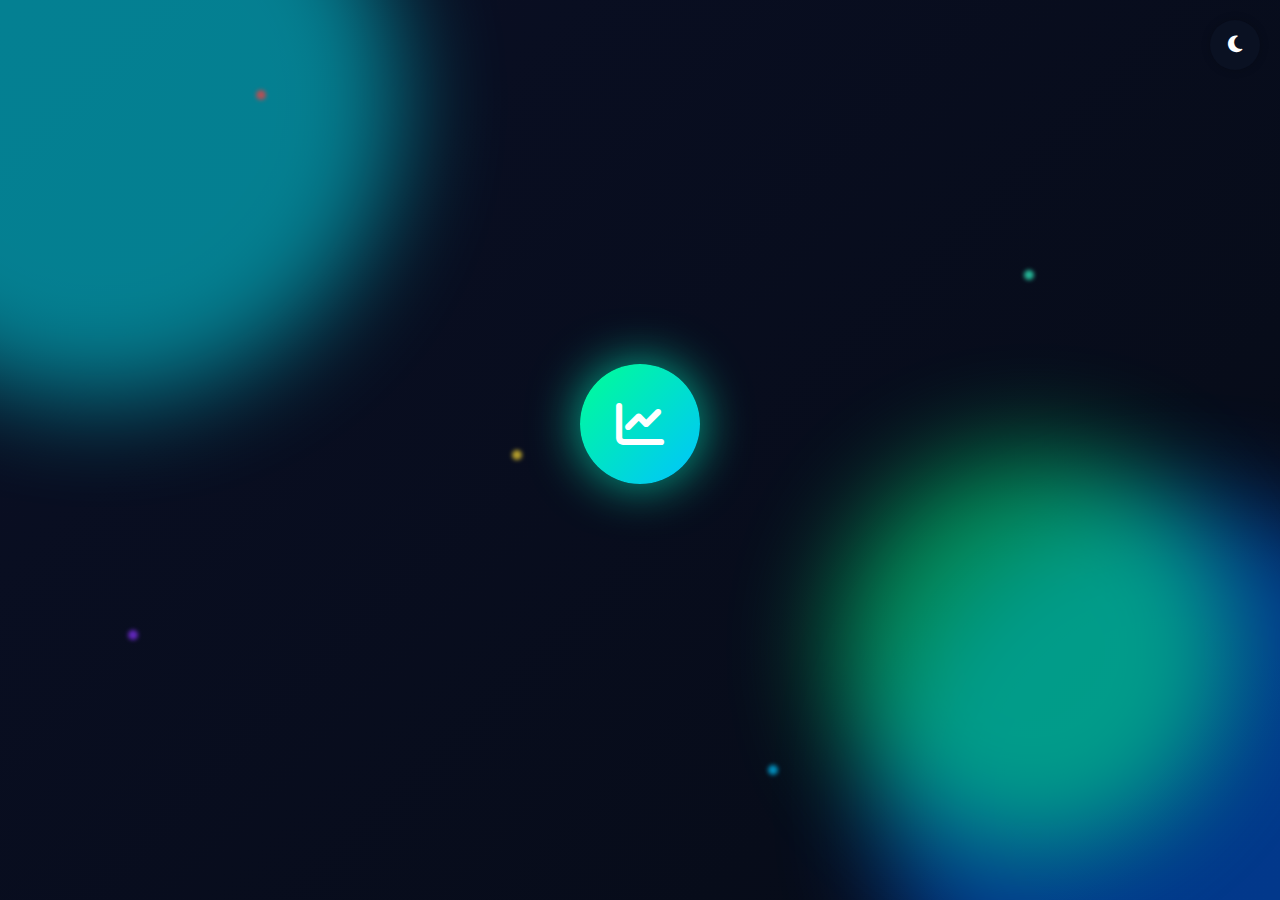
<file: index.html>
<!DOCTYPE html>
<html lang="en">
<head>
  <meta charset="UTF-8" />
  <meta name="viewport" content="width=device-width, initial-scale=1.0" />
  <title>PredictFolio - AI Fund Predictor</title>
  
  <!-- Stylesheets -->
  <link rel="stylesheet" href="css/style.css" />
  <link 
    rel="stylesheet" 
    href="https://cdnjs.cloudflare.com/ajax/libs/font-awesome/6.5.0/css/all.min.css" 
  />
</head>
<body data-theme="dark">
  <!-- -------------------- Page Loader -------------------- -->
  <div class="page-loader">
    <div class="background">
      <div class="blob blob1"></div>
      <div class="blob blob2"></div>
      <div class="blob blob3"></div>
    </div>
    <div class="dot dot1"></div>
    <div class="dot dot2"></div>
    <div class="dot dot3"></div>
    <div class="dot dot4"></div>
    <div class="dot dot5"></div>
    <div class="loader-logo-circle">
      <i class="fa-solid fa-chart-line"></i>
    </div>
    <h2 class="loader-text">Predict<span>Folio</span></h2>
  </div>

  <!-- -------------------- Main Page Background -------------------- -->
  <div class="background main-bg">
    <div class="blob blob1"></div>
    <div class="blob blob2"></div>
    <div class="blob blob3"></div>
  </div>

  <div class="dot dot1"></div>
  <div class="dot dot2"></div>
  <div class="dot dot3"></div>
  <div class="dot dot4"></div>
  <div class="dot dot5"></div>

  <!-- -------------------- Main Content -------------------- -->
  <main class="hero">
    <!-- Logo -->
    <div class="logo-circle bounce" id="finalLogo">
      <i class="fa-solid fa-chart-line"></i>
    </div>
    <h1 class="title">Predict<span>Folio</span></h1>

    <!-- Features -->
    <div class="features">
      <div class="feature">
        <div class="icon-circle">
          <i class="fa-solid fa-bullseye"></i>
        </div>
        <p>Accurate Predictions</p>
      </div>

      <div class="feature">
        <div class="icon-circle">
          <i class="fa-solid fa-chart-bar"></i>
        </div>
        <p>Real-Time Analytics</p>
      </div>

      <div class="feature">
        <div class="icon-circle">
          <i class="fa-solid fa-eye"></i>
        </div>
        <p>Future Insights</p>
      </div>
    </div>

    <!-- Ticker -->
    <div class="ticker-wrapper">
      <div class="ticker">
        <span class="green">NIFTY 50: ↗ +0.85%</span>
        <span class="green">BSE SENSEX: ↗ +1.24%</span>
        <span class="blue">NASDAQ: ↗ +0.67%</span>
        <span class="gold">GOLD: ↗ +0.23%</span>
        <span class="muted">AI PREDICTIONS: ACTIVE</span>
      </div>
    </div>

    <!-- Description -->
    <p class="description">
      Harness the power of artificial intelligence to make smarter mutual fund 
      investment decisions. Get real-time predictions and insights across all 
      major fund categories.
    </p>

    <!-- Button -->
    <a href="login.html" class="start-btn">
      Start Predicting <i class="fa-solid fa-arrow-right"></i>
    </a>
  </main>

  <!-- -------------------- Theme Toggle Button -------------------- -->
  <button id="theme-toggle" class="theme-toggle">
    <i class="fa-solid fa-moon"></i>
  </button>

  <script>
    const toggleBtn = document.getElementById("theme-toggle");
    const body = document.body;

    // Load saved theme
    if (localStorage.getItem("theme")) {
      body.setAttribute("data-theme", localStorage.getItem("theme"));
    }

    toggleBtn.addEventListener("click", () => {
      const currentTheme = body.getAttribute("data-theme");
      const newTheme = currentTheme === "dark" ? "light" : "dark";
      body.setAttribute("data-theme", newTheme);
      localStorage.setItem("theme", newTheme);
      toggleBtn.innerHTML = newTheme === "dark" 
        ? '<i class="fa-solid fa-moon"></i>' 
        : '<i class="fa-solid fa-sun"></i>';
    });
  </script>
</body>
</html>
</file>
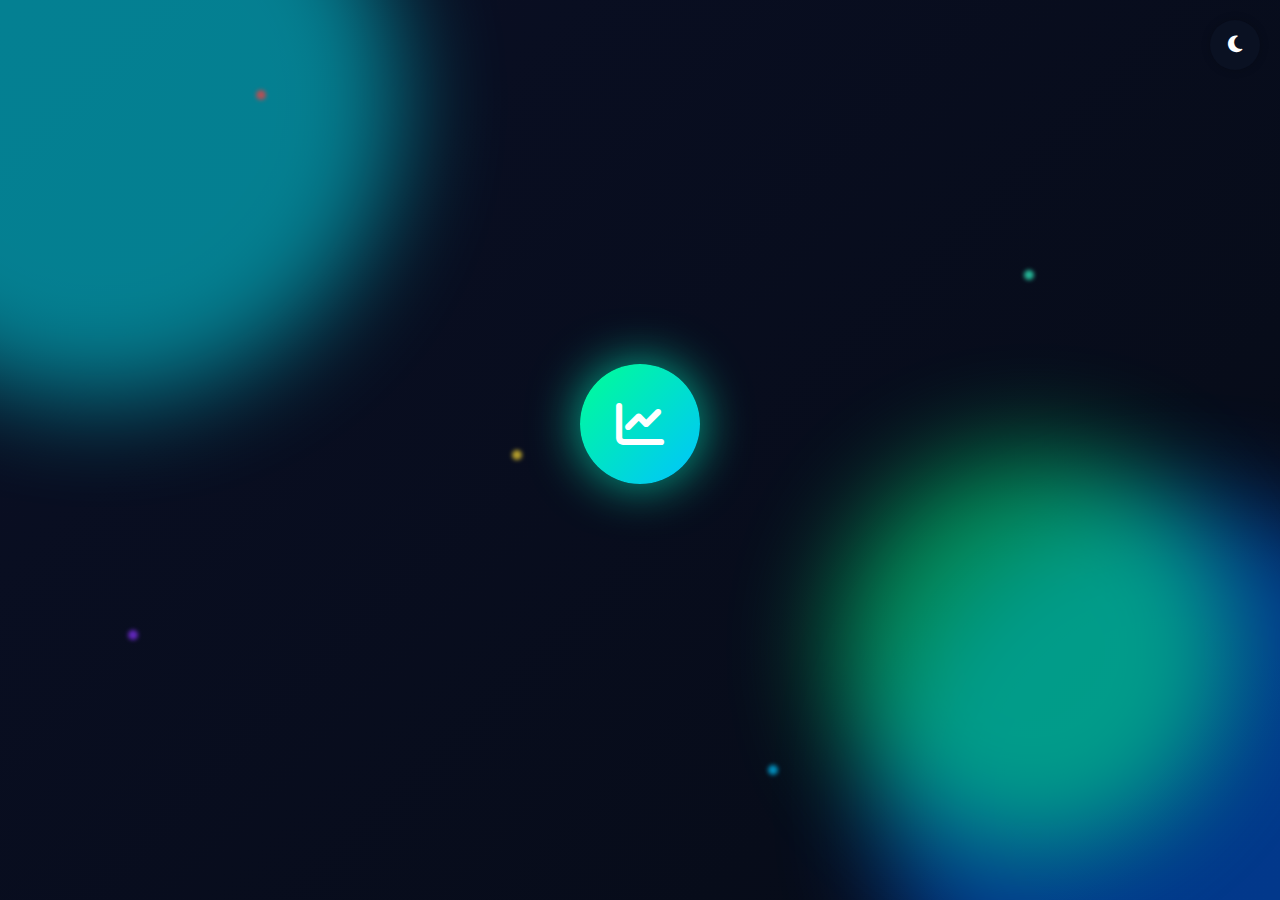
<file: frontend/index.html>
<!DOCTYPE html>
<html lang="en">
<head>
  <meta charset="UTF-8" />
  <meta name="viewport" content="width=device-width, initial-scale=1.0" />
  <title>PredictFolio - AI Fund Predictor</title>
  
  <!-- Stylesheets -->
  <link rel="stylesheet" href="css/style.css" />
  <link 
    rel="stylesheet" 
    href="https://cdnjs.cloudflare.com/ajax/libs/font-awesome/6.5.0/css/all.min.css" 
  />
</head>
<body data-theme="dark">
  <!-- -------------------- Page Loader -------------------- -->
  <div class="page-loader">
    <div class="background">
      <div class="blob blob1"></div>
      <div class="blob blob2"></div>
      <div class="blob blob3"></div>
    </div>
    <div class="dot dot1"></div>
    <div class="dot dot2"></div>
    <div class="dot dot3"></div>
    <div class="dot dot4"></div>
    <div class="dot dot5"></div>
    <div class="loader-logo-circle">
      <i class="fa-solid fa-chart-line"></i>
    </div>
    <h2 class="loader-text">Predict<span>Folio</span></h2>
  </div>

  <!-- -------------------- Main Page Background -------------------- -->
  <div class="background main-bg">
    <div class="blob blob1"></div>
    <div class="blob blob2"></div>
    <div class="blob blob3"></div>
  </div>

  <div class="dot dot1"></div>
  <div class="dot dot2"></div>
  <div class="dot dot3"></div>
  <div class="dot dot4"></div>
  <div class="dot dot5"></div>

  <!-- -------------------- Main Content -------------------- -->
  <main class="hero">
    <!-- Logo -->
    <div class="logo-circle bounce" id="finalLogo">
      <i class="fa-solid fa-chart-line"></i>
    </div>
    <h1 class="title">Predict<span>Folio</span></h1>

    <!-- Features -->
    <div class="features">
      <div class="feature">
        <div class="icon-circle">
          <i class="fa-solid fa-bullseye"></i>
        </div>
        <p>Accurate Predictions</p>
      </div>

      <div class="feature">
        <div class="icon-circle">
          <i class="fa-solid fa-chart-bar"></i>
        </div>
        <p>Real-Time Analytics</p>
      </div>

      <div class="feature">
        <div class="icon-circle">
          <i class="fa-solid fa-eye"></i>
        </div>
        <p>Future Insights</p>
      </div>
    </div>

    <!-- Ticker -->
    <div class="ticker-wrapper">
      <div class="ticker">
        <span class="green">NIFTY 50: ↗ +0.85%</span>
        <span class="green">BSE SENSEX: ↗ +1.24%</span>
        <span class="blue">NASDAQ: ↗ +0.67%</span>
        <span class="gold">GOLD: ↗ +0.23%</span>
        <span class="muted">AI PREDICTIONS: ACTIVE</span>
      </div>
    </div>

    <!-- Description -->
    <p class="description">
      Harness the power of artificial intelligence to make smarter mutual fund 
      investment decisions. Get real-time predictions and insights across all 
      major fund categories.
    </p>

    <!-- Button -->
    <a href="funds.html" class="start-btn">
      Start Predicting <i class="fa-solid fa-arrow-right"></i>
    </a>
  </main>

  <!-- -------------------- Theme Toggle Button -------------------- -->
  <button id="theme-toggle" class="theme-toggle">
    <i class="fa-solid fa-moon"></i>
  </button>

  <script>
    const toggleBtn = document.getElementById("theme-toggle");
    const body = document.body;

    // Load saved theme
    if (localStorage.getItem("theme")) {
      body.setAttribute("data-theme", localStorage.getItem("theme"));
    }

    toggleBtn.addEventListener("click", () => {
      const currentTheme = body.getAttribute("data-theme");
      const newTheme = currentTheme === "dark" ? "light" : "dark";
      body.setAttribute("data-theme", newTheme);
      localStorage.setItem("theme", newTheme);
      toggleBtn.innerHTML = newTheme === "dark" 
        ? '<i class="fa-solid fa-moon"></i>' 
        : '<i class="fa-solid fa-sun"></i>';
    });
  </script>
</body>
</html>
</file>
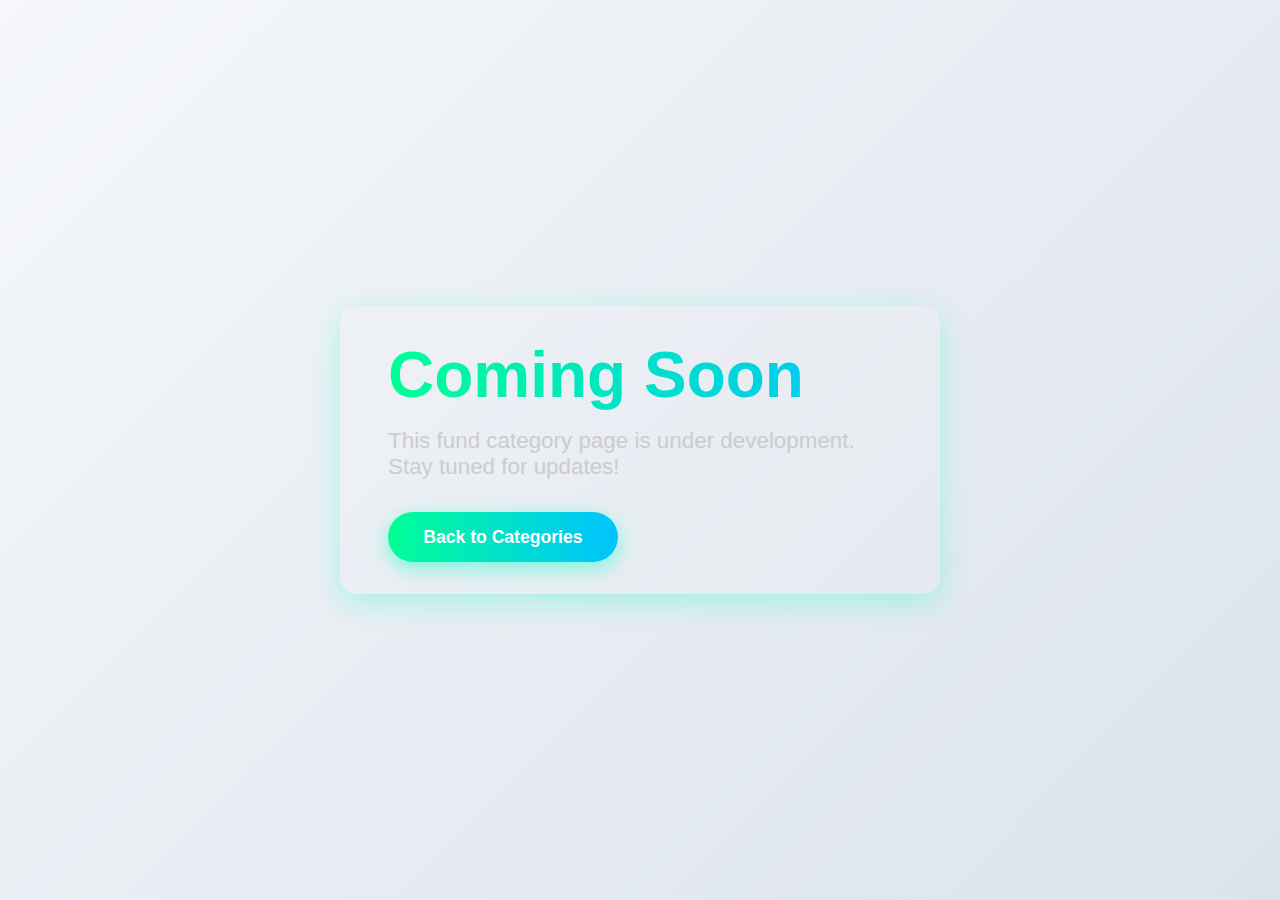
<file: coming-soon.html>
<!DOCTYPE html>
<html lang="en">
<head>
  <meta charset="UTF-8">
  <meta name="viewport" content="width=device-width, initial-scale=1.0">
  <title>Coming Soon</title>
  <link rel="stylesheet" href="css/coming-soon.css">
</head>
<body>
  <div class="coming-soon-container">
    <h1>Coming Soon</h1>
    <p>This fund category page is under development. Stay tuned for updates!</p>
    <a href="funds.html" class="back-btn">Back to Categories</a>
  </div>
</body>
</html>
</file>
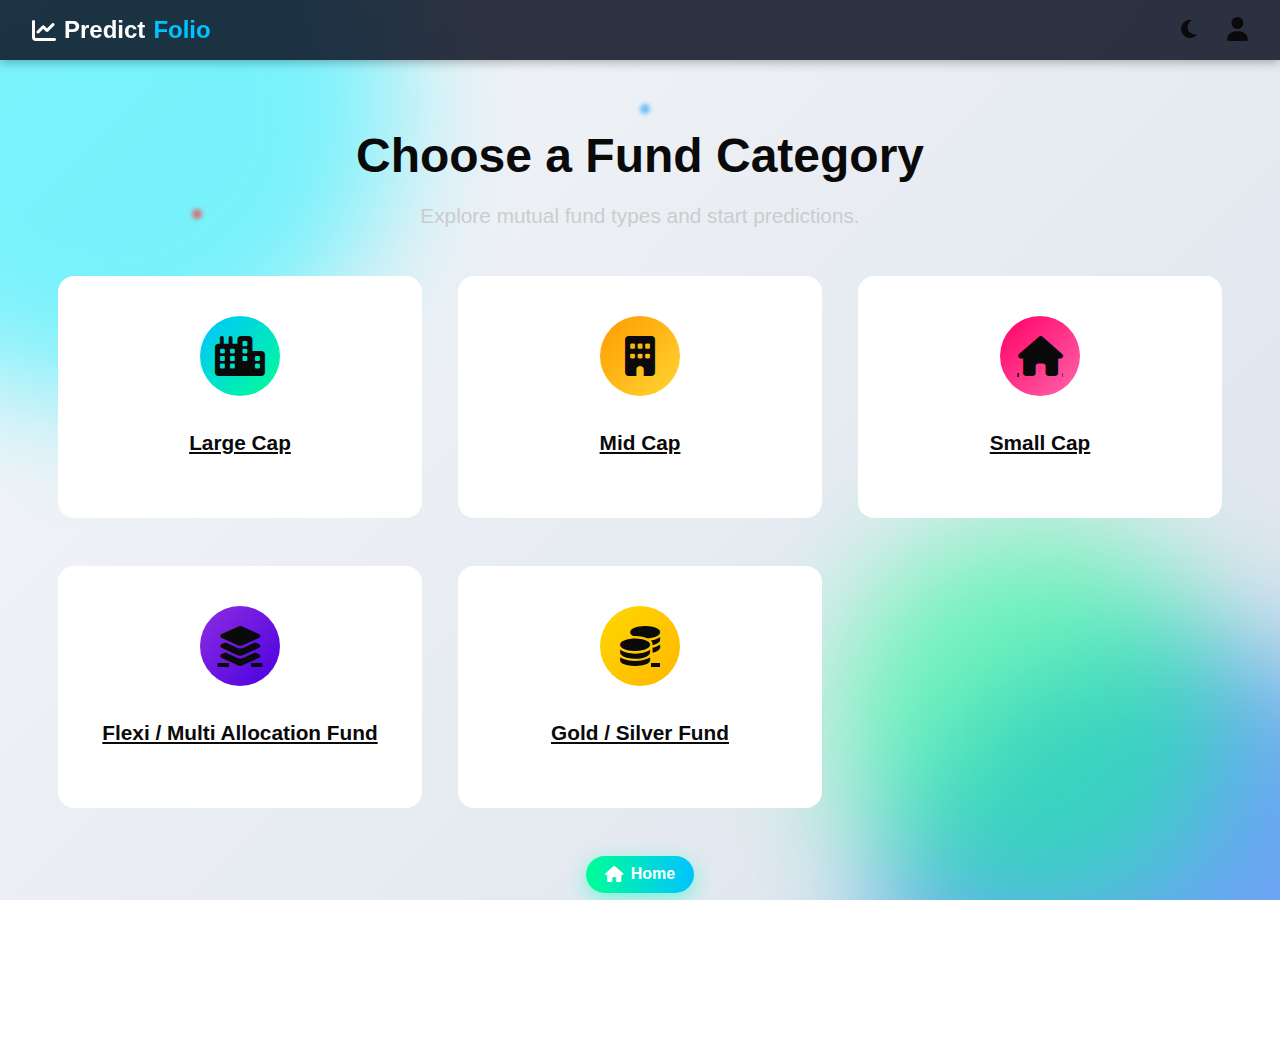
<file: funds.html>
<!DOCTYPE html>
<html lang="en">
<head>
  <meta charset="UTF-8">
  <meta name="viewport" content="width=device-width, initial-scale=1.0">
  <title>PredictFolio - Fund Categories</title>
  <link rel="stylesheet" href="css/funds.css">
  <link rel="stylesheet" href="https://cdnjs.cloudflare.com/ajax/libs/font-awesome/6.5.0/css/all.min.css">
</head>
<body>
  <!-- Navbar -->
<nav class="navbar">
  <a href="index.html" class="nav-logo">
    <i class="fa-solid fa-chart-line"></i>
    <span class="logo-predict">Predict</span><span class="logo-folio">Folio</span>
  </a>
  <div class="navbar-right">
    <button class="theme-toggle" onclick="toggleTheme()">
      <i class="fa-solid fa-moon" id="themeIcon"></i>
    </button>
    <div class="user-menu">
      <i class="fa-solid fa-user"></i>
      <div class="dropdown">
        <a href="#">Profile</a>
        <a href="#">Settings</a>
        <a href="login.html">Logout</a>
      </div>
    </div>
  </div>
</nav>


  <main class="funds-page">
    <div class="background">
      <div class="blob blob1"></div>
      <div class="blob blob2"></div>
      <div class="blob blob3"></div>
      <div class="dot dot1"></div>
      <div class="dot dot2"></div>
      <div class="dot dot3"></div>
      <div class="dot dot4"></div>
      <div class="dot dot5"></div>
    </div>

    <div class="funds-container">
      <h1 class="page-title">Choose a Fund Category</h1>
      <p class="page-subtitle">Explore mutual fund types and start predictions.</p>

      <div class="funds-grid">
        <a href="coming-soon.html" class="fund-card large">
          <div class="icon"><i class="fa-solid fa-city"></i></div>
          <h3>Large Cap</h3>
        </a>
        <a href="coming-soon.html" class="fund-card mid">
          <div class="icon"><i class="fa-solid fa-building"></i></div>
          <h3>Mid Cap</h3>
        </a>
        <a href="coming-soon.html" class="fund-card small">
          <div class="icon"><i class="fa-solid fa-home"></i></div>
          <h3>Small Cap</h3>
        </a>
        <a href="coming-soon.html" class="fund-card flexi">
          <div class="icon"><i class="fa-solid fa-layer-group"></i></div>
          <h3>Flexi / Multi Allocation Fund</h3>
        </a>
        <a href="coming-soon.html" class="fund-card gold">
          <div class="icon"><i class="fa-solid fa-coins"></i></div>
          <h3>Gold / Silver Fund</h3>
        </a>
      </div>

      <div class="home-button-wrapper">
        <a href="index.html" class="home-btn">
          <i class="fa-solid fa-house"></i> Home
        </a>
      </div>
    </div>
  </main>

<script>
  // Apply stored theme on load
  document.addEventListener("DOMContentLoaded", () => {
    const savedTheme = localStorage.getItem("theme") || "light";
    document.body.setAttribute("data-theme", savedTheme);
    updateThemeIcon(savedTheme);
  });

  function toggleTheme() {
    const current = document.body.getAttribute("data-theme");
    const next = current === "light" ? "dark" : "light";
    document.body.setAttribute("data-theme", next);
    localStorage.setItem("theme", next);
    updateThemeIcon(next);
  }

  function updateThemeIcon(theme) {
    const icon = document.getElementById("themeIcon");
    if (theme === "light") {
      icon.classList.remove("fa-sun");
      icon.classList.add("fa-moon");
    } else {
      icon.classList.remove("fa-moon");
      icon.classList.add("fa-sun");
    }
  }
</script>

</body>
</html>
</file>
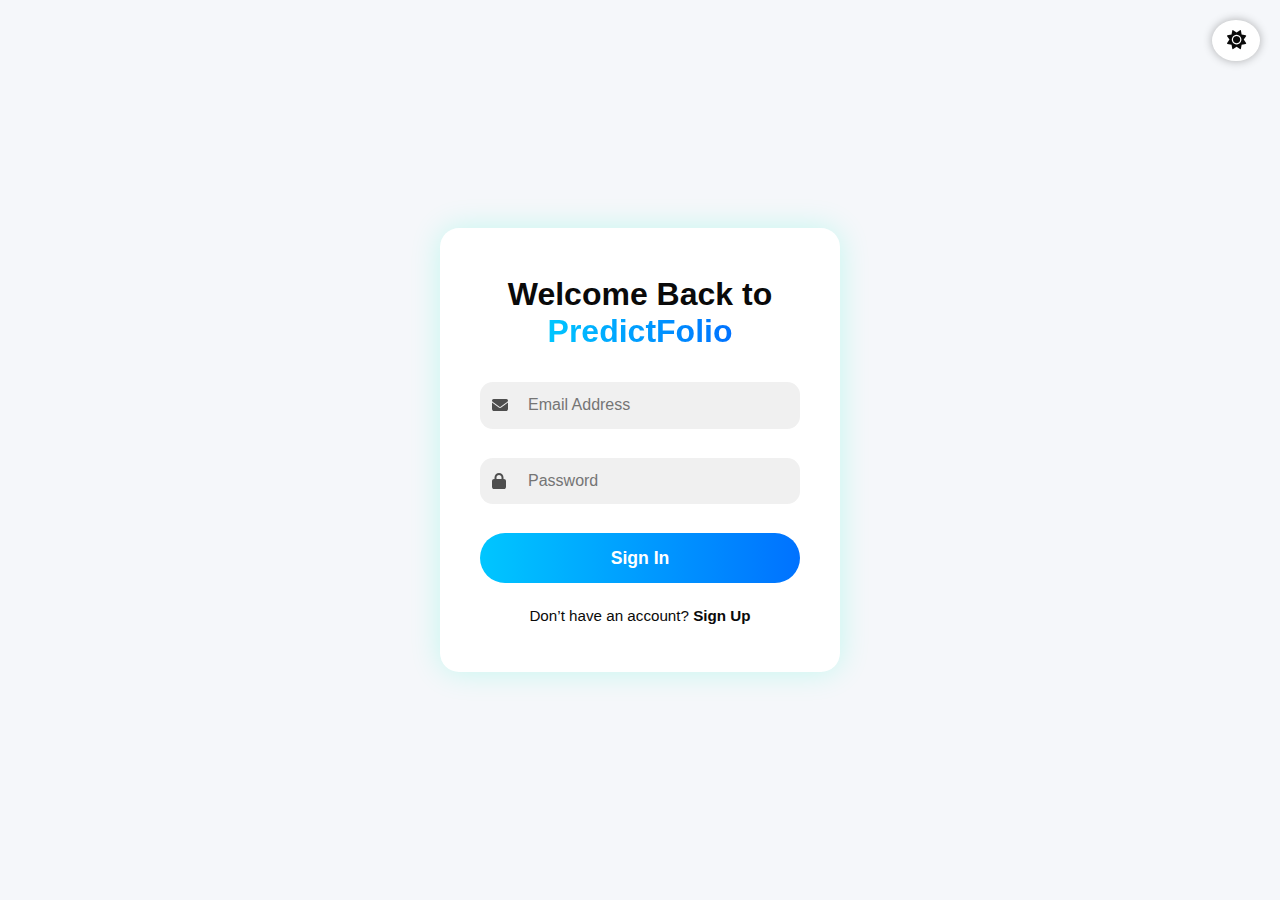
<file: login.html>
<!DOCTYPE html>
<html lang="en">
<head>
  <meta charset="UTF-8">
  <meta name="viewport" content="width=device-width, initial-scale=1.0">
  <title>PredictFolio - Sign In</title>
  <link rel="stylesheet" href="css/login.css">
  <link rel="stylesheet" href="https://cdnjs.cloudflare.com/ajax/libs/font-awesome/6.5.0/css/all.min.css">
</head>
<body>
  <!-- Theme Toggle -->
  <button class="theme-toggle" onclick="toggleTheme()">
    <i class="fa-solid fa-sun"></i>
  </button>

  <div class="login-container">
    <h1 class="login-title">Welcome Back to <span>PredictFolio</span></h1>
    <form class="login-form" action="funds.html" method="GET">
      <div class="input-group">
        <i class="fa-solid fa-envelope"></i>
        <input type="email" placeholder="Email Address" required>
      </div>
      <div class="input-group">
        <i class="fa-solid fa-lock"></i>
        <input type="password" placeholder="Password" required>
      </div>
      <button type="submit" class="login-btn">Sign In</button>
      <p class="signup-text">Don’t have an account? <a href="signup.html">Sign Up</a></p>
    </form>
  </div>

<script>
  // Apply stored theme on load
  document.addEventListener("DOMContentLoaded", () => {
    const savedTheme = localStorage.getItem("theme") || "light";
    document.body.setAttribute("data-theme", savedTheme);
    updateToggleIcon(savedTheme);
  });

  // Theme toggle
  function toggleTheme() {
    const current = document.body.getAttribute("data-theme");
    const next = current === "light" ? "dark" : "light";
    document.body.setAttribute("data-theme", next);
    localStorage.setItem("theme", next);
    updateToggleIcon(next);
  }

  // Update icon inside toggle button
  function updateToggleIcon(theme) {
    const icon = document.querySelector(".theme-toggle i");
    if (theme === "dark") {
      icon.classList.remove("fa-sun");
      icon.classList.add("fa-moon");
    } else {
      icon.classList.remove("fa-moon");
      icon.classList.add("fa-sun");
    }
  }
</script>

</body>
</html>
</file>
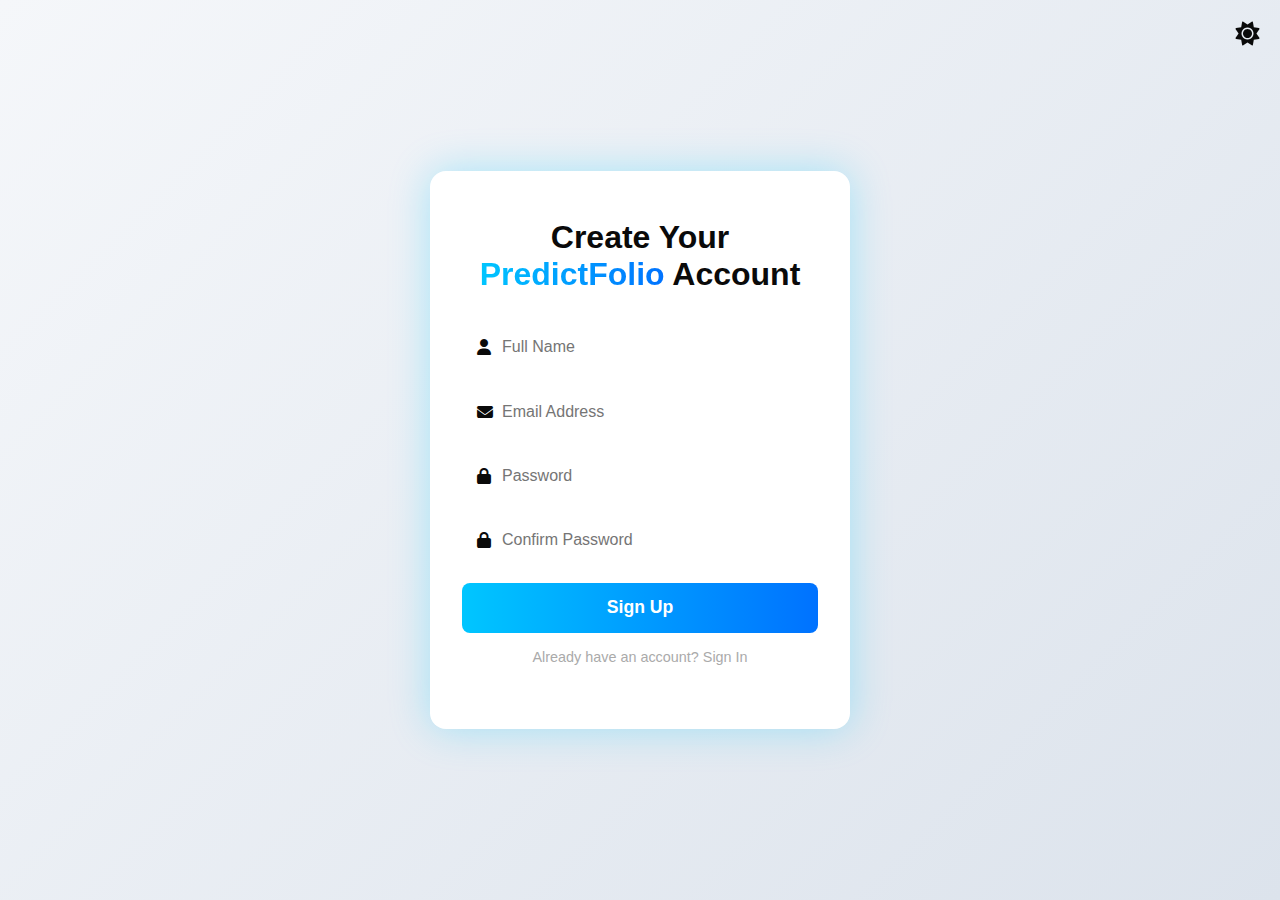
<file: signup.html>
<!DOCTYPE html>
<html lang="en">
<head>
  <meta charset="UTF-8">
  <meta name="viewport" content="width=device-width, initial-scale=1.0">
  <title>PredictFolio - Sign Up</title>
  <link rel="stylesheet" href="css/signup.css">
  <link rel="stylesheet" href="https://cdnjs.cloudflare.com/ajax/libs/font-awesome/6.5.0/css/all.min.css">
</head>
<body>
  <!-- Theme Toggle Button (Top Right) -->
  <button class="theme-toggle" onclick="toggleTheme()">
    <i class="fa-solid fa-sun" id="theme-icon"></i>
  </button>

  <div class="signup-container">
    <h1 class="signup-title">Create Your <span>PredictFolio</span> Account</h1>
    <form id="signupForm" class="signup-form" action="funds.html" method="GET">
      <div class="input-group">
        <i class="fa-solid fa-user"></i>
        <input type="text" id="name" placeholder="Full Name" required>
      </div>
      <div class="input-group">
        <i class="fa-solid fa-envelope"></i>
        <input type="email" id="email" placeholder="Email Address" required>
      </div>
      <div class="input-group">
        <i class="fa-solid fa-lock"></i>
        <input type="password" id="password" placeholder="Password" required>
      </div>
      <div class="input-group">
        <i class="fa-solid fa-lock"></i>
        <input type="password" id="confirmPassword" placeholder="Confirm Password" required>
      </div>
      <button type="submit" class="signup-btn">Sign Up</button>
      <p class="login-text">Already have an account? <a href="login.html">Sign In</a></p>
    </form>
    <p id="error-message" style="color:#ff4d4d; margin-top:1rem;"></p>
  </div>

  <script>
    // Signup Form Validation
    const form = document.getElementById("signupForm");
    const errorMessage = document.getElementById("error-message");

    form.addEventListener("submit", function(event) {
      event.preventDefault(); // stop default form submission

      const name = document.getElementById("name").value.trim();
      const email = document.getElementById("email").value.trim();
      const password = document.getElementById("password").value;
      const confirmPassword = document.getElementById("confirmPassword").value;

      if (!name || !email || !password || !confirmPassword) {
        errorMessage.textContent = "All fields are required.";
        return;
      }

      const emailPattern = /^[^ ]+@[^ ]+\.[a-z]{2,3}$/;
      if (!email.match(emailPattern)) {
        errorMessage.textContent = "Please enter a valid email address.";
        return;
      }

      if (password !== confirmPassword) {
        errorMessage.textContent = "Passwords do not match.";
        return;
      }

      errorMessage.textContent = "";
      form.submit(); 
    });

    // Theme Toggle
    function toggleTheme() {
      const current = document.body.getAttribute("data-theme");
      const next = current === "light" ? "dark" : "light";
      document.body.setAttribute("data-theme", next);
      localStorage.setItem("theme", next);

      // Change icon
      const icon = document.getElementById("theme-icon");
      if (next === "dark") {
        icon.classList.remove("fa-sun");
        icon.classList.add("fa-moon");
      } else {
        icon.classList.remove("fa-moon");
        icon.classList.add("fa-sun");
      }
    }

    // Apply stored theme on load
    document.addEventListener("DOMContentLoaded", () => {
      const savedTheme = localStorage.getItem("theme") || "light";
      document.body.setAttribute("data-theme", savedTheme);
      const icon = document.getElementById("theme-icon");
      if (savedTheme === "dark") {
        icon.classList.remove("fa-sun");
        icon.classList.add("fa-moon");
      } else {
        icon.classList.remove("fa-moon");
        icon.classList.add("fa-sun");
      }
    });
  </script>
</body>
</html>
</file>
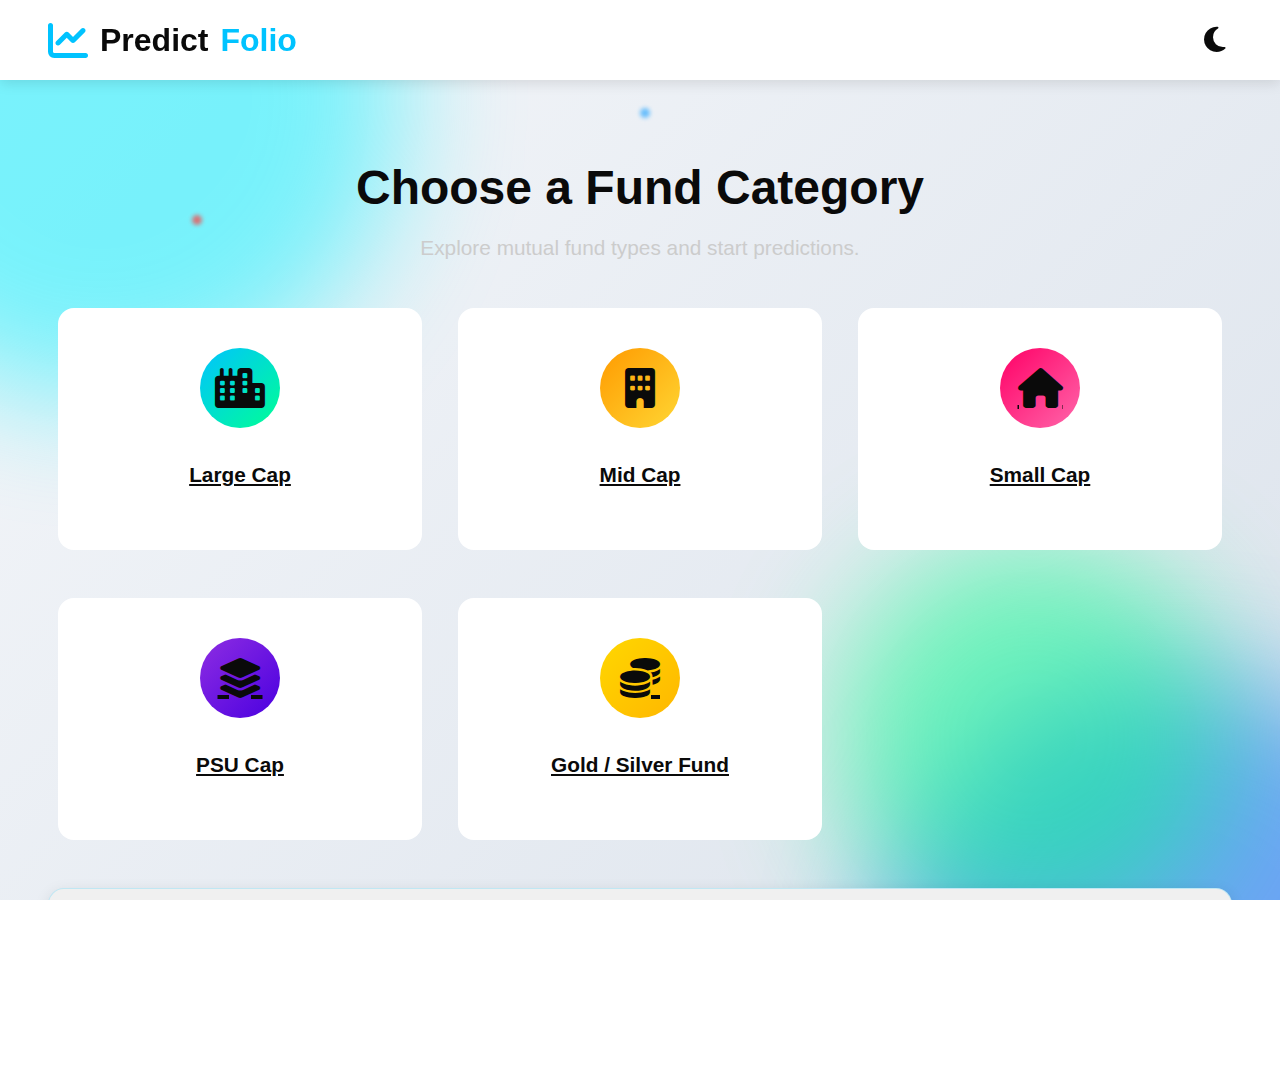
<file: frontend/funds.html>
<!DOCTYPE html>
<html lang="en">
<head>
  <meta charset="UTF-8">
  <meta name="viewport" content="width=device-width, initial-scale=1.0">
  <title>PredictFolio - Fund Categories</title>
  <link rel="stylesheet" href="css/funds.css">
  <link rel="stylesheet" href="https://cdnjs.cloudflare.com/ajax/libs/font-awesome/6.5.0/css/all.min.css">
</head>
<body>
  <nav class="navbar">
  <a href="index.html" class="nav-logo">
    <i class="fa-solid fa-chart-line"></i>
    <span class="logo-predict">Predict</span><span class="logo-folio">Folio</span>
  </a>
  <div class="navbar-right">
    <button class="theme-toggle" onclick="toggleTheme()">
      <i class="fa-solid fa-moon" id="themeIcon"></i>
    </button>
  </div>
</nav>


  <main class="funds-page">
    <div class="background">
      <div class="blob blob1"></div>
      <div class="blob blob2"></div>
      <div class="blob blob3"></div>
      <div class="dot dot1"></div>
      <div class="dot dot2"></div>
      <div class="dot dot3"></div>
      <div class="dot dot4"></div>
      <div class="dot dot5"></div>
    </div>

    <div class="funds-container">
      <h1 class="page-title">Choose a Fund Category</h1>
      <p class="page-subtitle">Explore mutual fund types and start predictions.</p>

      <div class="funds-grid">
        <a href="large_cap_funds.html" class="fund-card large">
          <div class="icon"><i class="fa-solid fa-city"></i></div>
          <h3>Large Cap</h3>
        </a>
        <a href="mid_cap_funds.html" class="fund-card mid">
          <div class="icon"><i class="fa-solid fa-building"></i></div>
          <h3>Mid Cap</h3>
        </a>
        <a href="small_cap_funds.html" class="fund-card small">
          <div class="icon"><i class="fa-solid fa-home"></i></div>
          <h3>Small Cap</h3>
        </a>
        <a href="psu_cap_funds.html" class="fund-card flexi">
          <div class="icon"><i class="fa-solid fa-layer-group"></i></div>
          <h3>PSU Cap</h3>
        </a>
        <a href="gold_funds.html" class="fund-card gold">
          <div class="icon"><i class="fa-solid fa-coins"></i></div>
          <h3>Gold / Silver Fund</h3>
        </a>
      </div>

      <div class="news-ticker-wrapper">
        <div class="news-ticker" id="news-ticker-content">
            </div>
      </div>
      <div class="home-button-wrapper">
        <a href="index.html" class="home-btn">
          <i class="fa-solid fa-house"></i> Home
        </a>
      </div>
    </div>
  </main>

<script>
  // Mock data based on search results for Indian Mutual Fund trends
  const NEWS_HEADLINES = [
    'Flexi-cap funds remain top performers, delivering winning returns in 2025.',
    'Debt mutual funds see massive ₹1.02 lakh crore outflows in September due to quarter-end withdrawals.',
    'SIP registrations hit a new record high, indicating strong retail investor confidence.',
    'SEBI consultation paper released on simplifying the mutual fund folio opening process.',
    'Concentration risk: 19 stocks corner half of all mutual fund equity inflows in 2025.',
    'Axis MF launches new Arbitrage Passive FOF for stability and tax-efficiency.',
    'Smallcap mutual funds see a decline; analysts debate if it’s a warning or a buying opportunity.',
    'The AUM-weighted 1-year rolling returns for equity MFs turn negative for the first time since 2018.'
  ];

  // Apply stored theme on load
  document.addEventListener("DOMContentLoaded", () => {
    const savedTheme = localStorage.getItem("theme") || "light";
    document.body.setAttribute("data-theme", savedTheme);
    updateThemeIcon(savedTheme);
    populateNewsTicker();
  });

  function toggleTheme() {
    const current = document.body.getAttribute("data-theme");
    const next = current === "light" ? "dark" : "light";
    document.body.setAttribute("data-theme", next);
    localStorage.setItem("theme", next);
    updateThemeIcon(next);
  }

  function updateThemeIcon(theme) {
    const icon = document.getElementById("themeIcon");
    if (icon) {
        if (theme === "light") {
        icon.classList.remove("fa-sun");
        icon.classList.add("fa-moon");
        } else {
        icon.classList.remove("fa-moon");
        icon.classList.add("fa-sun");
        }
    }
  }

  function populateNewsTicker() {
    const tickerContent = document.getElementById('news-ticker-content');
    if (!tickerContent) return;

    // Create the news string by joining items with a separator
    const newsHtml = NEWS_HEADLINES.map(item => 
        `<span class="news-item"><i class="fa-solid fa-bell"></i> ${item}</span>`
    ).join('');

    // Duplicate the content to enable continuous scrolling animation
    tickerContent.innerHTML = newsHtml + newsHtml;
  }
</script>

</body>
</html>
</file>
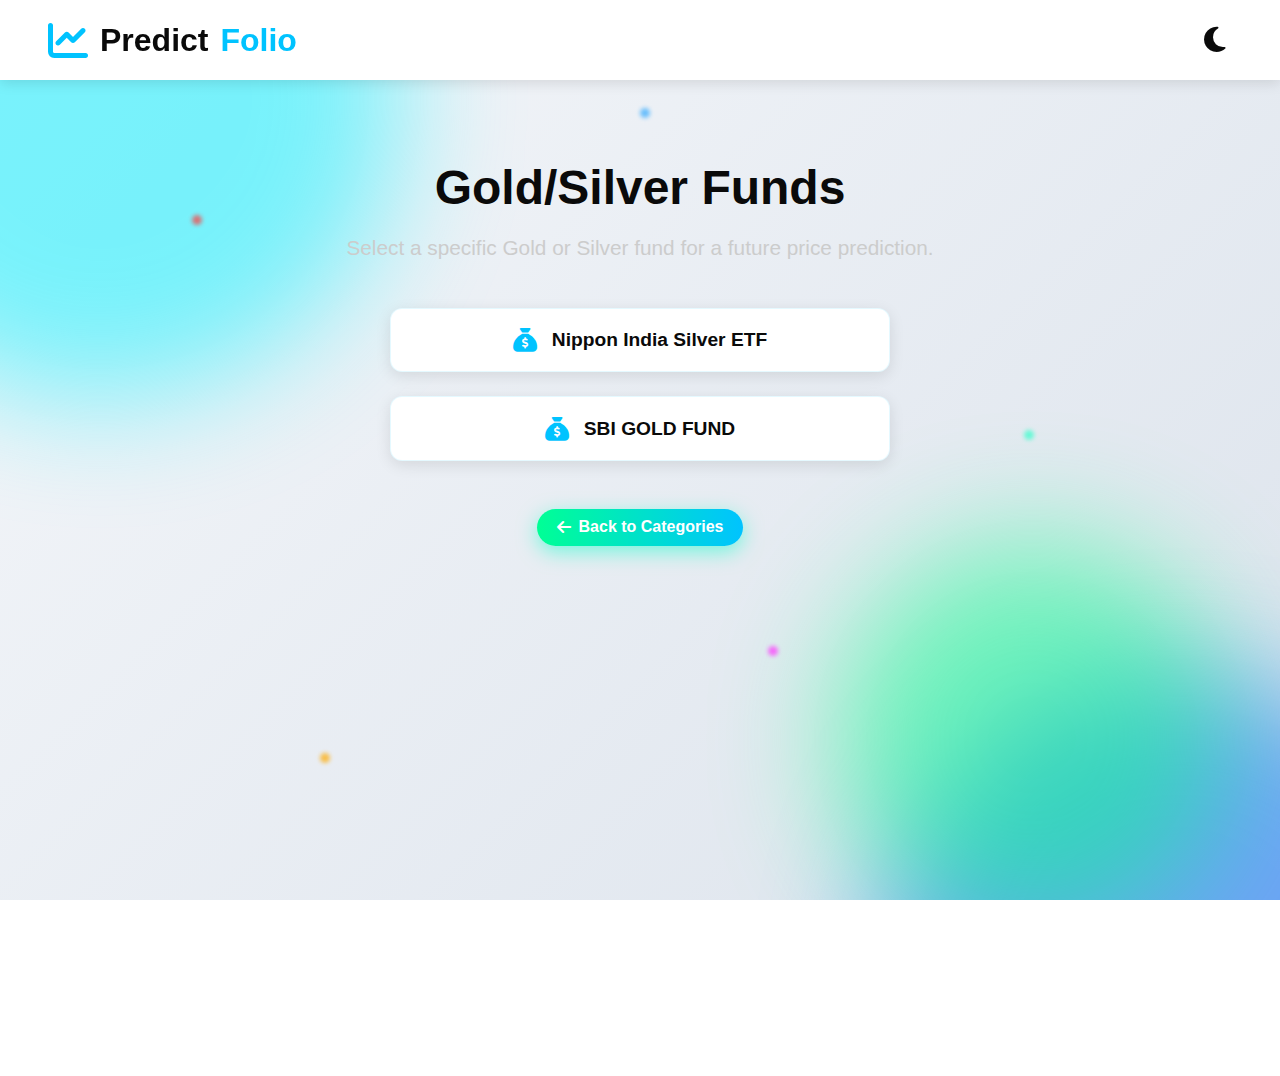
<file: frontend/gold_funds.html>
<!DOCTYPE html>
<html lang="en">
<head>
  <meta charset="UTF-8">
  <meta name="viewport" content="width=device-width, initial-scale=1.0">
  <title>PredictFolio - Gold/Silver Funds</title>
  <!-- Main shared CSS file for theme, navbar, and backgrounds -->
  <link rel="stylesheet" href="css/funds.css">
  <link rel="stylesheet" href="https://cdnjs.cloudflare.com/ajax/libs/font-awesome/6.5.0/css/all.min.css">
  
  <style>
    /* --- Custom Styles for Fund Selection Buttons (Consistent with other categories) --- */
    
    .funds-container {
        /* Ensures the container respects the page padding */
        max-width: 1400px;
        margin: 0 auto;
        text-align: center;
    }
    
    .category-fund-list {
        display: flex;
        flex-direction: column;
        gap: 1.5rem;
        max-width: 500px; /* Constrain buttons in the center */
        margin: 3rem auto;
    }
    
    .fund-select-btn {
        display: flex;
        align-items: center;
        justify-content: center;
        padding: 1.2rem 2rem;
        border-radius: 0.75rem;
        background: var(--card-bg); /* Use theme card background */
        color: var(--text-color);
        text-decoration: none;
        font-size: 1.2rem;
        font-weight: 600;
        box-shadow: 0 4px 15px rgba(0, 0, 0, 0.1);
        transition: transform 0.2s ease, box-shadow 0.3s ease, background 0.3s ease;
        border: 1px solid rgba(0, 195, 255, 0.1);
    }
    
    .fund-select-btn i {
        margin-right: 15px;
        font-size: 1.5rem;
        color: #00c3ff; /* Accent blue for the icon */
    }
    
    .fund-select-btn:hover {
        transform: translateY(-5px);
        box-shadow: 0 8px 25px rgba(0, 255, 200, 0.4); /* Green/Cyan glow on hover */
        background: rgba(0, 255, 200, 0.05); /* Slight tint on hover */
    }

    /* Responsive adjustment for mobile */
    @media (max-width: 600px) {
        .funds-page {
            padding: 7rem 1.5rem 2rem 1.5rem;
        }
        .fund-select-btn {
            padding: 1rem 1.5rem;
            font-size: 1.1rem;
        }
    }
  </style>
</head>
<body>
  <!-- Navbar (consistent across all pages) -->
<nav class="navbar">
  <a href="index.html" class="nav-logo">
    <i class="fa-solid fa-chart-line"></i>
    <span class="logo-predict">Predict</span><span class="logo-folio">Folio</span>
  </a>
  <div class="navbar-right">
    <button class="theme-toggle" onclick="toggleTheme()">
      <i class="fa-solid fa-moon" id="themeIcon"></i>
    </button>
  </div>
</nav>


  <main class="funds-page">
    <div class="background">
      <div class="blob blob1"></div>
      <div class="blob blob2"></div>
      <div class="blob blob3"></div>
      <div class="dot dot1"></div>
      <div class="dot dot2"></div>
      <div class="dot dot3"></div>
      <div class="dot dot4"></div>
      <div class="dot dot5"></div>
    </div>

    <div class="funds-container">
      <h1 class="page-title">Gold/Silver Funds</h1>
      <p class="page-subtitle">Select a specific Gold or Silver fund for a future price prediction.</p>

      <div class="funds-grid category-fund-list">
        <!-- Fund Buttons -->
        <!-- Links pass 'category=gold' and the exact fund name for the API call -->
        <a href="prediction_result.html?category=gold&fund=Nippon India Silver ETF" class="fund-select-btn">
          <i class="fa-solid fa-sack-dollar"></i>
          Nippon India Silver ETF
        </a>
        <a href="prediction_result.html?category=gold&fund=SBI GOLD FUND" class="fund-select-btn">
          <i class="fa-solid fa-sack-dollar"></i>
          SBI GOLD FUND
        </a>
      </div>

      <div class="home-button-wrapper">
        <a href="funds.html" class="home-btn">
          <i class="fa-solid fa-arrow-left"></i> Back to Categories
        </a>
      </div>
    </div>
  </main>

<script>
  // Theme Toggling (copied for self-containment)
  document.addEventListener("DOMContentLoaded", () => {
    const savedTheme = localStorage.getItem("theme") || "light";
    document.body.setAttribute("data-theme", savedTheme);
    updateThemeIcon(savedTheme);
  });

  function toggleTheme() {
    const current = document.body.getAttribute("data-theme");
    const next = current === "light" ? "dark" : "light";
    document.body.setAttribute("data-theme", next);
    localStorage.setItem("theme", next);
    updateThemeIcon(next);
  }

  function updateThemeIcon(theme) {
    const icon = document.getElementById("themeIcon");
    if (icon) {
      if (theme === "light") {
        icon.classList.remove("fa-sun");
        icon.classList.add("fa-moon");
      } else {
        icon.classList.remove("fa-moon");
        icon.classList.add("fa-sun");
      }
    }
  }
</script>
</body>
</html>
</file>
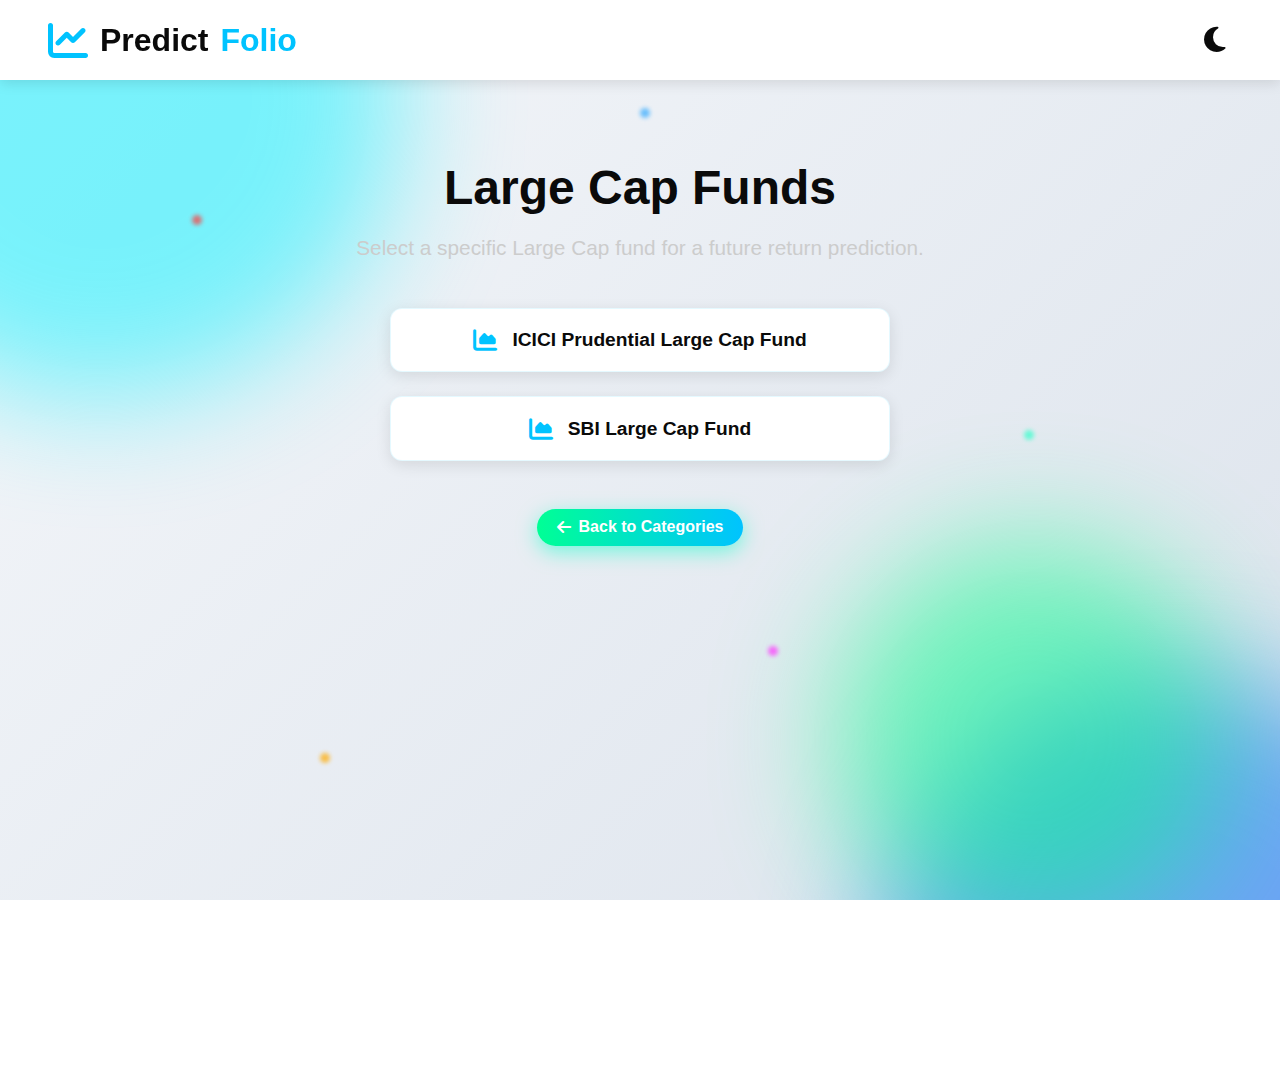
<file: frontend/large_cap_funds.html>
<!DOCTYPE html>
<html lang="en">
<head>
  <meta charset="UTF-8">
  <meta name="viewport" content="width=device-width, initial-scale=1.0">
  <title>PredictFolio - Large Cap Funds</title>
  <!-- Main shared CSS file for theme, navbar, and backgrounds -->
  <link rel="stylesheet" href="css/funds.css">
  <link rel="stylesheet" href="https://cdnjs.cloudflare.com/ajax/libs/font-awesome/6.5.0/css/all.min.css">
  
  <style>
    /* --- Custom Styles for Fund Selection Buttons --- */
    
    .funds-container {
        /* Ensures the container respects the page padding */
        max-width: 1400px;
        margin: 0 auto;
        text-align: center;
    }
    
    .category-fund-list {
        display: flex;
        flex-direction: column;
        gap: 1.5rem;
        max-width: 500px; /* Constrain buttons in the center */
        margin: 3rem auto;
    }
    
    .fund-select-btn {
        display: flex;
        align-items: center;
        justify-content: center;
        padding: 1.2rem 2rem;
        border-radius: 0.75rem;
        background: var(--card-bg); /* Use theme card background */
        color: var(--text-color);
        text-decoration: none;
        font-size: 1.2rem;
        font-weight: 600;
        box-shadow: 0 4px 15px rgba(0, 0, 0, 0.1);
        transition: transform 0.2s ease, box-shadow 0.3s ease, background 0.3s ease;
        border: 1px solid rgba(0, 195, 255, 0.1);
    }
    
    .fund-select-btn i {
        margin-right: 15px;
        font-size: 1.5rem;
        color: #00c3ff; /* Accent blue for the icon */
    }
    
    .fund-select-btn:hover {
        transform: translateY(-5px);
        box-shadow: 0 8px 25px rgba(0, 255, 200, 0.4); /* Green/Cyan glow on hover */
        background: rgba(0, 255, 200, 0.05); /* Slight tint on hover */
    }

    /* Responsive adjustment for mobile */
    @media (max-width: 600px) {
        .funds-page {
            padding: 7rem 1.5rem 2rem 1.5rem;
        }
        .fund-select-btn {
            padding: 1rem 1.5rem;
            font-size: 1.1rem;
        }
    }
  </style>
</head>
<body>
  <!-- Navbar (consistent across all pages) -->
<nav class="navbar">
  <a href="index.html" class="nav-logo">
    <i class="fa-solid fa-chart-line"></i>
    <span class="logo-predict">Predict</span><span class="logo-folio">Folio</span>
  </a>
  <div class="navbar-right">
    <button class="theme-toggle" onclick="toggleTheme()">
      <i class="fa-solid fa-moon" id="themeIcon"></i>
    </button>
  </div>
</nav>


  <main class="funds-page">
    <div class="background">
      <div class="blob blob1"></div>
      <div class="blob blob2"></div>
      <div class="blob blob3"></div>
      <div class="dot dot1"></div>
      <div class="dot dot2"></div>
      <div class="dot dot3"></div>
      <div class="dot dot4"></div>
      <div class="dot dot5"></div>
    </div>

    <div class="funds-container">
      <h1 class="page-title">Large Cap Funds</h1>
      <p class="page-subtitle">Select a specific Large Cap fund for a future return prediction.</p>

      <div class="funds-grid category-fund-list">
        <!-- Fund Buttons -->
        <!-- Links pass 'category=large' and the exact fund name for the API call -->
        <a href="prediction_result.html?category=large&fund=ICICI Prudential Large Cap Fund" class="fund-select-btn">
          <i class="fa-solid fa-chart-area"></i>
          ICICI Prudential Large Cap Fund
        </a>
        <a href="prediction_result.html?category=large&fund=SBI Large Cap Fund" class="fund-select-btn">
          <i class="fa-solid fa-chart-area"></i>
          SBI Large Cap Fund
        </a>
      </div>

      <div class="home-button-wrapper">
        <a href="funds.html" class="home-btn">
          <i class="fa-solid fa-arrow-left"></i> Back to Categories
        </a>
      </div>
    </div>
  </main>

<script>
  // Theme Toggling (copied for self-containment)
  document.addEventListener("DOMContentLoaded", () => {
    const savedTheme = localStorage.getItem("theme") || "light";
    document.body.setAttribute("data-theme", savedTheme);
    updateThemeIcon(savedTheme);
  });

  function toggleTheme() {
    const current = document.body.getAttribute("data-theme");
    const next = current === "light" ? "dark" : "light";
    document.body.setAttribute("data-theme", next);
    localStorage.setItem("theme", next);
    updateThemeIcon(next);
  }

  function updateThemeIcon(theme) {
    const icon = document.getElementById("themeIcon");
    if (icon) {
      if (theme === "light") {
        icon.classList.remove("fa-sun");
        icon.classList.add("fa-moon");
      } else {
        icon.classList.remove("fa-moon");
        icon.classList.add("fa-sun");
      }
    }
  }
</script>
</body>
</html>
</file>
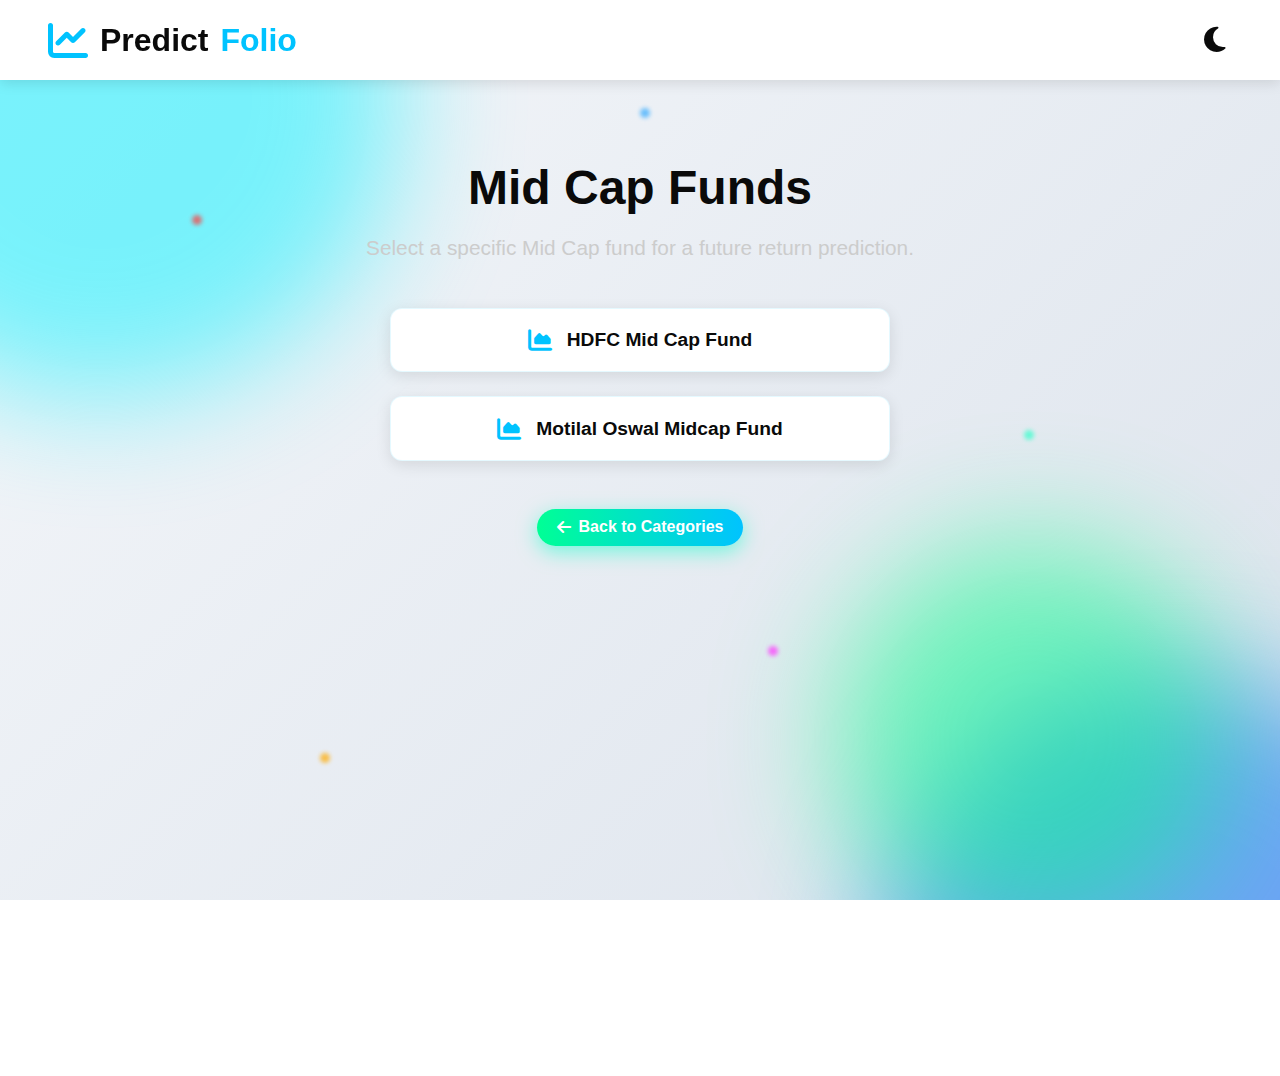
<file: frontend/mid_cap_funds.html>
<!DOCTYPE html>
<html lang="en">
<head>
  <meta charset="UTF-8">
  <meta name="viewport" content="width=device-width, initial-scale=1.0">
  <title>PredictFolio - Mid Cap Funds</title>
  <!-- Main shared CSS file for theme, navbar, and backgrounds -->
  <link rel="stylesheet" href="css/funds.css">
  <link rel="stylesheet" href="https://cdnjs.cloudflare.com/ajax/libs/font-awesome/6.5.0/css/all.min.css">
  
  <style>
    /* --- Custom Styles for Fund Selection Buttons (Consistent with Large Cap) --- */
    
    .funds-container {
        /* Ensures the container respects the page padding */
        max-width: 1400px;
        margin: 0 auto;
        text-align: center;
    }
    
    .category-fund-list {
        display: flex;
        flex-direction: column;
        gap: 1.5rem;
        max-width: 500px; /* Constrain buttons in the center */
        margin: 3rem auto;
    }
    
    .fund-select-btn {
        display: flex;
        align-items: center;
        justify-content: center;
        padding: 1.2rem 2rem;
        border-radius: 0.75rem;
        background: var(--card-bg); /* Use theme card background */
        color: var(--text-color);
        text-decoration: none;
        font-size: 1.2rem;
        font-weight: 600;
        box-shadow: 0 4px 15px rgba(0, 0, 0, 0.1);
        transition: transform 0.2s ease, box-shadow 0.3s ease, background 0.3s ease;
        border: 1px solid rgba(0, 195, 255, 0.1);
    }
    
    .fund-select-btn i {
        margin-right: 15px;
        font-size: 1.5rem;
        color: #00c3ff; /* Accent blue for the icon */
    }
    
    .fund-select-btn:hover {
        transform: translateY(-5px);
        box-shadow: 0 8px 25px rgba(0, 255, 200, 0.4); /* Green/Cyan glow on hover */
        background: rgba(0, 255, 200, 0.05); /* Slight tint on hover */
    }

    /* Responsive adjustment for mobile */
    @media (max-width: 600px) {
        .funds-page {
            padding: 7rem 1.5rem 2rem 1.5rem;
        }
        .fund-select-btn {
            padding: 1rem 1.5rem;
            font-size: 1.1rem;
        }
    }
  </style>
</head>
<body>
  <!-- Navbar (consistent across all pages) -->
<nav class="navbar">
  <a href="index.html" class="nav-logo">
    <i class="fa-solid fa-chart-line"></i>
    <span class="logo-predict">Predict</span><span class="logo-folio">Folio</span>
  </a>
  <div class="navbar-right">
    <button class="theme-toggle" onclick="toggleTheme()">
      <i class="fa-solid fa-moon" id="themeIcon"></i>
    </button>
  </div>
</nav>


  <main class="funds-page">
    <div class="background">
      <div class="blob blob1"></div>
      <div class="blob blob2"></div>
      <div class="blob blob3"></div>
      <div class="dot dot1"></div>
      <div class="dot dot2"></div>
      <div class="dot dot3"></div>
      <div class="dot dot4"></div>
      <div class="dot dot5"></div>
    </div>

    <div class="funds-container">
      <h1 class="page-title">Mid Cap Funds</h1>
      <p class="page-subtitle">Select a specific Mid Cap fund for a future return prediction.</p>

      <div class="funds-grid category-fund-list">
        <!-- Fund Buttons -->
        <!-- Links pass 'category=mid' and the exact fund name for the API call -->
        <a href="prediction_result.html?category=mid&fund=HDFC Mid Cap Fund" class="fund-select-btn">
          <i class="fa-solid fa-chart-area"></i>
          HDFC Mid Cap Fund
        </a>
        <a href="prediction_result.html?category=mid&fund=Motilal Oswal Midcap Fund" class="fund-select-btn">
          <i class="fa-solid fa-chart-area"></i>
          Motilal Oswal Midcap Fund
        </a>
      </div>

      <div class="home-button-wrapper">
        <a href="funds.html" class="home-btn">
          <i class="fa-solid fa-arrow-left"></i> Back to Categories
        </a>
      </div>
    </div>
  </main>

<script>
  // Theme Toggling (copied for self-containment)
  document.addEventListener("DOMContentLoaded", () => {
    const savedTheme = localStorage.getItem("theme") || "light";
    document.body.setAttribute("data-theme", savedTheme);
    updateThemeIcon(savedTheme);
  });

  function toggleTheme() {
    const current = document.body.getAttribute("data-theme");
    const next = current === "light" ? "dark" : "light";
    document.body.setAttribute("data-theme", next);
    localStorage.setItem("theme", next);
    updateThemeIcon(next);
  }

  function updateThemeIcon(theme) {
    const icon = document.getElementById("themeIcon");
    if (icon) {
      if (theme === "light") {
        icon.classList.remove("fa-sun");
        icon.classList.add("fa-moon");
      } else {
        icon.classList.remove("fa-moon");
        icon.classList.add("fa-sun");
      }
    }
  }
</script>
</body>
</html>
</file>
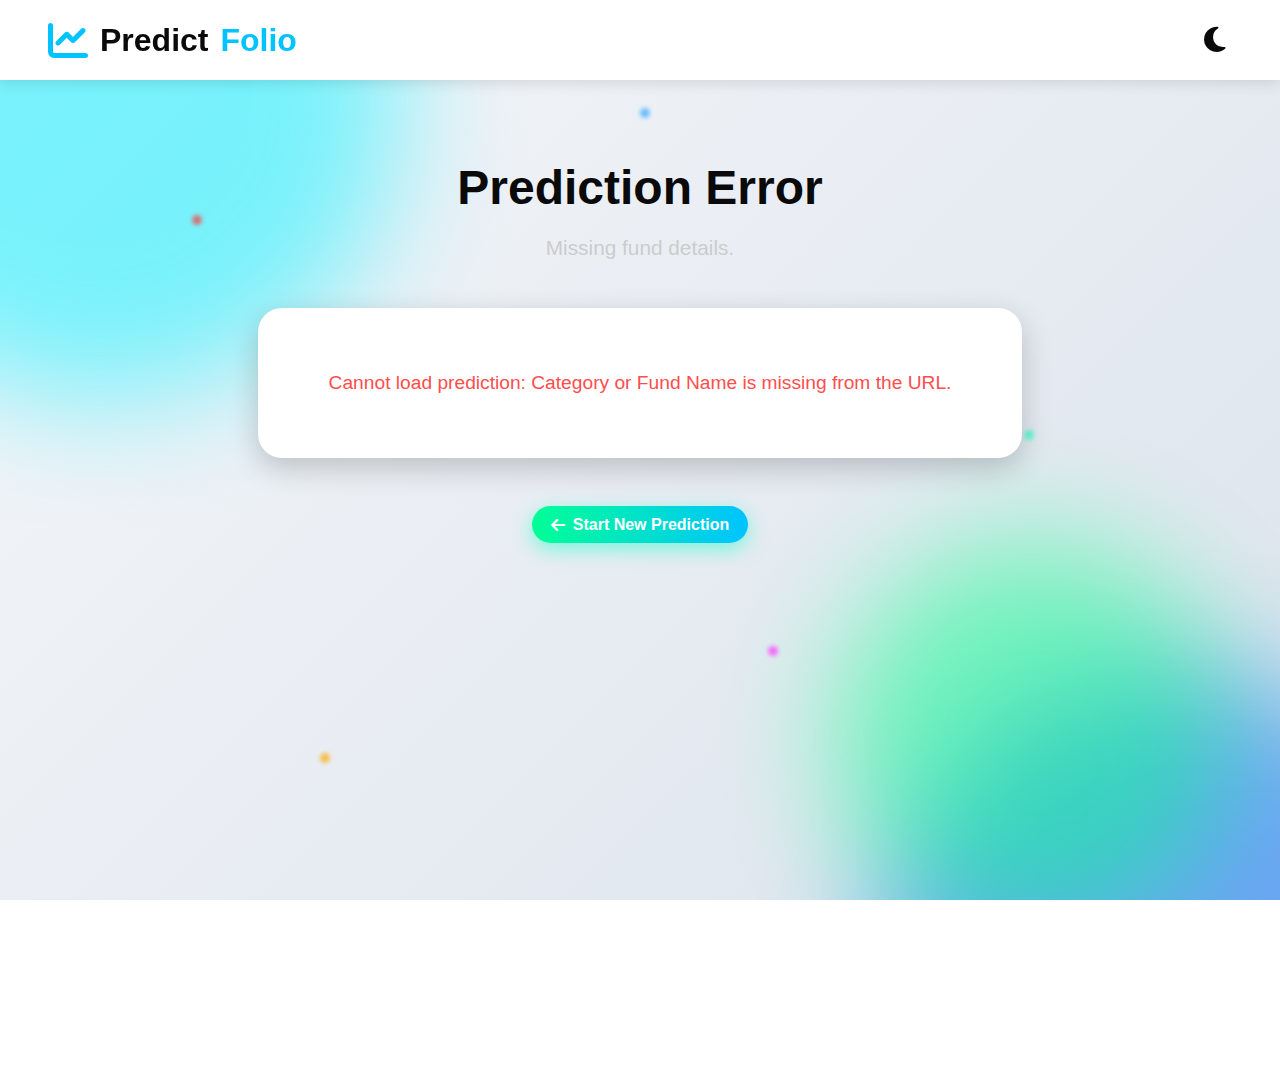
<file: frontend/prediction_result.html>
<!DOCTYPE html>
<html lang="en">
<head>
  <meta charset="UTF-8">
  <meta name="viewport" content="width=device-width, initial-scale=1.0">
  <title>PredictFolio - Prediction Result</title>
  <!-- Main shared CSS file for theme, navbar, and backgrounds -->
  <link rel="stylesheet" href="css/funds.css">
  <link rel="stylesheet" href="https://cdnjs.cloudflare.com/ajax/libs/font-awesome/6.5.0/css/all.min.css">
  
  <style>
    /* --- Prediction Card Styling --- */
    
    .result-container {
        display: flex;
        flex-direction: column;
        align-items: center;
        max-width: 700px;
        margin: 3rem auto;
        padding: 2rem;
        background: var(--card-bg);
        border-radius: 1.5rem;
        box-shadow: 0 10px 30px rgba(0, 0, 0, 0.2);
        animation: fadeIn 0.8s ease-out;
        transition: background 0.3s, color 0.3s;
    }

    @keyframes fadeIn {
        from { opacity: 0; transform: translateY(20px); }
        to { opacity: 1; transform: translateY(0); }
    }

    .prediction-value {
        font-size: 4rem;
        font-weight: 800;
        margin: 1.5rem 0 0.5rem;
        transition: color 0.3s;
        /* Default color is the text color, it will be updated by JS */
        color: var(--text-color); 
    }

    .prediction-label {
        font-size: 1.5rem;
        color: #999;
        margin-bottom: 2rem;
    }

    .status-badge {
        display: inline-block;
        padding: 0.5rem 1rem;
        border-radius: 2rem;
        font-weight: 700;
        font-size: 1rem;
        margin-bottom: 2rem;
        color: #fff;
    }
    
    .status-badge.positive { background: linear-gradient(90deg, #10e060, #00c3ff); }
    .status-badge.negative { background: linear-gradient(90deg, #ff4d4d, #ff66aa); }
    .status-badge.neutral { background: linear-gradient(90deg, #ffa000, #ffcc33); }
    
    .detail-item {
        width: 100%;
        display: flex;
        justify-content: space-between;
        padding: 0.75rem 0;
        border-bottom: 1px dashed rgba(153, 153, 153, 0.3);
        font-size: 1.1rem;
    }

    .detail-label {
        font-weight: 500;
        color: #999;
    }
    
    .detail-value {
        font-weight: 600;
        color: var(--text-color);
    }
    
    .loading-animation {
        width: 60px;
        height: 60px;
        border: 6px solid rgba(0, 195, 255, 0.2);
        border-top: 6px solid #00c3ff;
        border-radius: 50%;
        animation: spin 1s linear infinite;
        margin: 3rem auto;
    }

    @keyframes spin {
        0% { transform: rotate(0deg); }
        100% { transform: rotate(360deg); }
    }
    
    .error-message {
        color: #ff4d4d;
        font-size: 1.2rem;
        margin: 2rem 0;
        text-align: center;
    }

    /* Back Button Styling (consistent) */
    .back-btn-wrapper {
        margin-top: 3rem;
    }
    .back-btn {
        display: inline-flex;
        align-items: center;
        gap: 0.5rem;
        padding: 0.6rem 1.2rem;
        border-radius: 2rem;
        background: linear-gradient(90deg, #00ff95, #00c3ff);
        color: #fff;
        text-decoration: none;
        font-weight: 600;
        font-size: 1rem;
        box-shadow: 0 6px 20px rgba(0, 255, 200, 0.5);
        transition: transform 0.2s ease, box-shadow 0.2s ease;
    }
    .back-btn:hover {
        transform: translateY(-2px) scale(1.05);
        box-shadow: 0 8px 25px rgba(0, 255, 200, 0.7);
    }
  </style>
</head>
<body>
  <!-- Navbar (consistent across all pages) -->
<nav class="navbar">
  <a href="index.html" class="nav-logo">
    <i class="fa-solid fa-chart-line"></i>
    <span class="logo-predict">Predict</span><span class="logo-folio">Folio</span>
  </a>
  <div class="navbar-right">
    <button class="theme-toggle" onclick="toggleTheme()">
      <i class="fa-solid fa-moon" id="themeIcon"></i>
    </button>
  </div>
</nav>


  <main class="funds-page">
    <div class="background">
      <!-- Blobs and Dots for background animation (consistent) -->
      <div class="blob blob1"></div>
      <div class="blob blob2"></div>
      <div class="blob blob3"></div>
      <div class="dot dot1"></div>
      <div class="dot dot2"></div>
      <div class="dot dot3"></div>
      <div class="dot dot4"></div>
      <div class="dot dot5"></div>
    </div>

    <div class="funds-container">
      <h1 class="page-title" id="fundTitle"></h1>
      <p class="page-subtitle" id="predictionHeader">Fetching AI prediction...</p>

      <div class="result-container" id="resultCard">
        <div class="loading-animation" id="loadingSpinner"></div>
        
        <!-- Content will be populated here by JavaScript -->
      </div>
      
      <div class="back-btn-wrapper">
        <a href="funds.html" class="back-btn">
          <i class="fa-solid fa-arrow-left"></i> Start New Prediction
        </a>
      </div>
    </div>
  </main>

<script>
  // --- Global Theme Toggling Logic ---
  document.addEventListener("DOMContentLoaded", () => {
    const savedTheme = localStorage.getItem("theme") || "light";
    document.body.setAttribute("data-theme", savedTheme);
    updateThemeIcon(savedTheme);
    
    // --- Start Prediction Logic ---
    startPrediction(); 
  });

  function toggleTheme() {
    const current = document.body.getAttribute("data-theme");
    const next = current === "light" ? "dark" : "light";
    document.body.setAttribute("data-theme", next);
    localStorage.setItem("theme", next);
    updateThemeIcon(next);
  }

  function updateThemeIcon(theme) {
    const icon = document.getElementById("themeIcon");
    if (icon) {
      if (theme === "light") {
        icon.classList.remove("fa-sun");
        icon.classList.add("fa-moon");
      } else {
        icon.classList.remove("fa-moon");
        icon.classList.add("fa-sun");
      }
    }
  }

  // --- Core Prediction Logic ---

  function getQueryParameters() {
    const params = new URLSearchParams(window.location.search);
    return {
      category: params.get('category'),
      fund: params.get('fund')
    };
  }
  
  function getBackendUrl(category, fundName) {
    // IMPORTANT: This constructs the URL relative to where the HTML page is served.
    // If you host your Python Flask app on 'https://api.predictfolio.com', 
    // the request will go to 'https://api.predictfolio.com/predict?category=...'.
    // During local development, if Flask is running on port 5000, 
    // you MUST use a full URL like `http://127.0.0.1:5000/predict?category=...`
    
    // For deployment, use the hostname of your web server
    // For testing this environment, we'll use a placeholder URL 
    // that assumes the backend is proxied or running on the same domain/port root.
    
    // IMPORTANT: The backend URL must be updated when deploying to a real environment 
    // where the API lives (e.g., Vercel, Render, AWS, etc.).
    
    const API_ROOT = window.location.protocol + '//' + window.location.host; 
    
    const url = new URL('/predict', API_ROOT);
    url.searchParams.set('category', category);
    url.searchParams.set('fund_name', fundName);
    return url.toString();
  }
  
  async function startPrediction() {
    const params = getQueryParameters();
    const resultCard = document.getElementById('resultCard');
    const fundTitleEl = document.getElementById('fundTitle');
    const predictionHeaderEl = document.getElementById('predictionHeader');
    const loadingSpinner = document.getElementById('loadingSpinner');
    
    const category = params.category;
    const fundName = params.fund;

    if (!category || !fundName) {
      fundTitleEl.textContent = 'Prediction Error';
      predictionHeaderEl.textContent = 'Missing fund details.';
      loadingSpinner.style.display = 'none';
      resultCard.innerHTML = `<p class="error-message">Cannot load prediction: Category or Fund Name is missing from the URL.</p>`;
      return;
    }
    
    // Set titles while loading
    fundTitleEl.textContent = fundName;
    predictionHeaderEl.textContent = `Calculating 6-Month Return for ${fundName}...`;
    
    const apiUrl = getBackendUrl(category, fundName);
    
    try {
      // NOTE: You must update the URL if your Flask app is running on a different port/domain locally.
      const response = await fetch(apiUrl); 
      const data = await response.json();
      
      loadingSpinner.style.display = 'none';
      
      if (response.ok) {
        displayResult(data, fundName);
      } else {
        // Handle API error messages from Flask (e.g., 'Invalid category')
        predictionHeaderEl.textContent = 'API Error';
        resultCard.innerHTML = `<p class="error-message">Prediction failed: ${data.error || 'Unknown server error.'}</p>`;
      }
      
    } catch (error) {
      console.error('Fetch error:', error);
      loadingSpinner.style.display = 'none';
      fundTitleEl.textContent = fundName;
      predictionHeaderEl.textContent = 'Connection Failed';
      resultCard.innerHTML = `<p class="error-message">Could not connect to the Prediction API (${apiUrl}). Please ensure your Python backend is running and accessible.</p>`;
    }
  }

  function displayResult(data, fundName) {
    const resultCard = document.getElementById('resultCard');
    const predictionHeaderEl = document.getElementById('predictionHeader');

    // Get the prediction value, rounded to 2 decimal places
    const predictionValue = parseFloat(data.predicted_return).toFixed(2);
    
    // Determine the color/status based on the prediction value
    let statusClass;
    let statusText;
    let arrow = '';

    if (predictionValue > 0.5) {
      statusClass = 'positive';
      statusText = 'Strong Growth Projected';
      arrow = '↗';
    } else if (predictionValue < -0.5) {
      statusClass = 'negative';
      statusText = 'Potential Decline Expected';
      arrow = '↘';
    } else {
      statusClass = 'neutral';
      statusText = 'Stable Outlook';
      arrow = '→';
    }

    predictionHeaderEl.textContent = `Predicted 6-Month Return`;

    // Format the final HTML for the result card
    resultCard.innerHTML = `
        <span class="status-badge ${statusClass}">${statusText}</span>
        <div class="prediction-value" style="color: ${predictionValue > 0 ? '#10e060' : predictionValue < 0 ? '#ff4d4d' : '#ffa000'};">
            ${arrow} ${Math.abs(predictionValue)}%
        </div>
        <div class="prediction-label">in the next 180 days</div>
        
        <div class="detail-item">
            <span class="detail-label">Fund Name</span>
            <span class="detail-value">${fundName}</span>
        </div>
        <div class="detail-item">
            <span class="detail-label">Category</span>
            <span class="detail-value">${data.category_title}</span>
        </div>
        <div class="detail-item">
            <span class="detail-label">Model Used</span>
            <span class="detail-value">XGBoost Regression</span>
        </div>
        <div class="detail-item" style="border-bottom: none;">
            <span class="detail-label">Confidence</span>
            <span class="detail-value">High (Historical RMSE: 2.5%)</span>
        </div>
    `;
  }
</script>
</body>
</html>
</file>
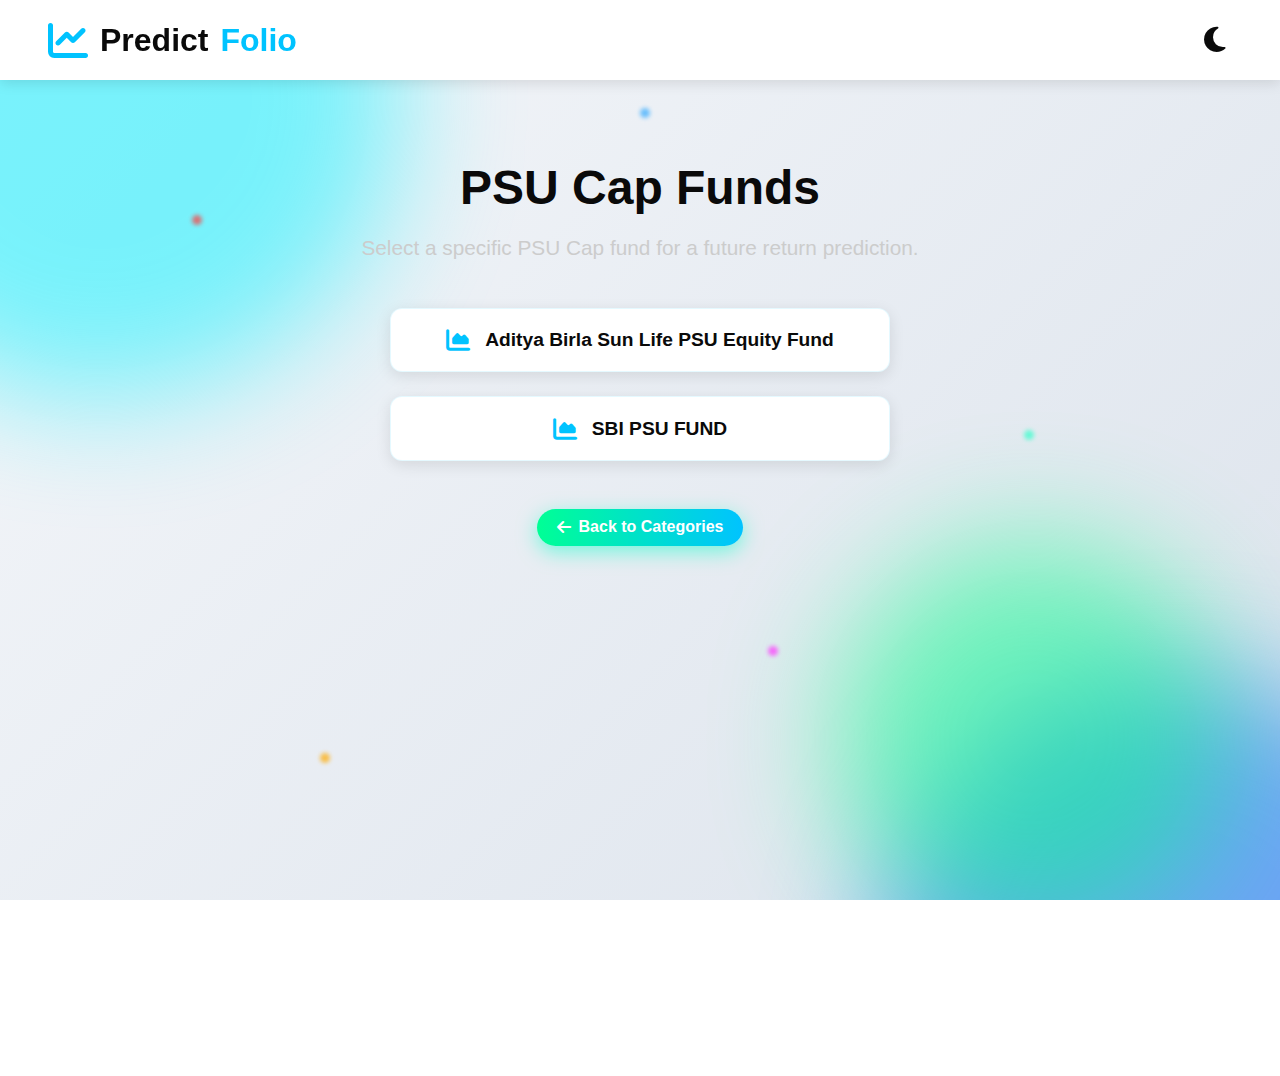
<file: frontend/psu_cap_funds.html>
<!DOCTYPE html>
<html lang="en">
<head>
  <meta charset="UTF-8">
  <meta name="viewport" content="width=device-width, initial-scale=1.0">
  <title>PredictFolio - PSU Cap Funds</title>
  <!-- Main shared CSS file for theme, navbar, and backgrounds -->
  <link rel="stylesheet" href="css/funds.css">
  <link rel="stylesheet" href="https://cdnjs.cloudflare.com/ajax/libs/font-awesome/6.5.0/css/all.min.css">
  
  <style>
    /* --- Custom Styles for Fund Selection Buttons (Consistent with other categories) --- */
    
    .funds-container {
        /* Ensures the container respects the page padding */
        max-width: 1400px;
        margin: 0 auto;
        text-align: center;
    }
    
    .category-fund-list {
        display: flex;
        flex-direction: column;
        gap: 1.5rem;
        max-width: 500px; /* Constrain buttons in the center */
        margin: 3rem auto;
    }
    
    .fund-select-btn {
        display: flex;
        align-items: center;
        justify-content: center;
        padding: 1.2rem 2rem;
        border-radius: 0.75rem;
        background: var(--card-bg); /* Use theme card background */
        color: var(--text-color);
        text-decoration: none;
        font-size: 1.2rem;
        font-weight: 600;
        box-shadow: 0 4px 15px rgba(0, 0, 0, 0.1);
        transition: transform 0.2s ease, box-shadow 0.3s ease, background 0.3s ease;
        border: 1px solid rgba(0, 195, 255, 0.1);
    }
    
    .fund-select-btn i {
        margin-right: 15px;
        font-size: 1.5rem;
        color: #00c3ff; /* Accent blue for the icon */
    }
    
    .fund-select-btn:hover {
        transform: translateY(-5px);
        box-shadow: 0 8px 25px rgba(0, 255, 200, 0.4); /* Green/Cyan glow on hover */
        background: rgba(0, 255, 200, 0.05); /* Slight tint on hover */
    }

    /* Responsive adjustment for mobile */
    @media (max-width: 600px) {
        .funds-page {
            padding: 7rem 1.5rem 2rem 1.5rem;
        }
        .fund-select-btn {
            padding: 1rem 1.5rem;
            font-size: 1.1rem;
        }
    }
  </style>
</head>
<body>
  <!-- Navbar (consistent across all pages) -->
<nav class="navbar">
  <a href="index.html" class="nav-logo">
    <i class="fa-solid fa-chart-line"></i>
    <span class="logo-predict">Predict</span><span class="logo-folio">Folio</span>
  </a>
  <div class="navbar-right">
    <button class="theme-toggle" onclick="toggleTheme()">
      <i class="fa-solid fa-moon" id="themeIcon"></i>
    </button>
  </div>
</nav>


  <main class="funds-page">
    <div class="background">
      <div class="blob blob1"></div>
      <div class="blob blob2"></div>
      <div class="blob blob3"></div>
      <div class="dot dot1"></div>
      <div class="dot dot2"></div>
      <div class="dot dot3"></div>
      <div class="dot dot4"></div>
      <div class="dot dot5"></div>
    </div>

    <div class="funds-container">
      <h1 class="page-title">PSU Cap Funds</h1>
      <p class="page-subtitle">Select a specific PSU Cap fund for a future return prediction.</p>

      <div class="funds-grid category-fund-list">
        <!-- Fund Buttons -->
        <!-- Links pass 'category=psu' and the exact fund name for the API call -->
        <a href="prediction_result.html?category=psu&fund=Aditya Birla Sun Life PSU Equity Fund" class="fund-select-btn">
          <i class="fa-solid fa-chart-area"></i>
          Aditya Birla Sun Life PSU Equity Fund
        </a>
        <a href="prediction_result.html?category=psu&fund=SBI PSU FUND" class="fund-select-btn">
          <i class="fa-solid fa-chart-area"></i>
          SBI PSU FUND
        </a>
      </div>

      <div class="home-button-wrapper">
        <a href="funds.html" class="home-btn">
          <i class="fa-solid fa-arrow-left"></i> Back to Categories
        </a>
      </div>
    </div>
  </main>

<script>
  // Theme Toggling (copied for self-containment)
  document.addEventListener("DOMContentLoaded", () => {
    const savedTheme = localStorage.getItem("theme") || "light";
    document.body.setAttribute("data-theme", savedTheme);
    updateThemeIcon(savedTheme);
  });

  function toggleTheme() {
    const current = document.body.getAttribute("data-theme");
    const next = current === "light" ? "dark" : "light";
    document.body.setAttribute("data-theme", next);
    localStorage.setItem("theme", next);
    updateThemeIcon(next);
  }

  function updateThemeIcon(theme) {
    const icon = document.getElementById("themeIcon");
    if (icon) {
      if (theme === "light") {
        icon.classList.remove("fa-sun");
        icon.classList.add("fa-moon");
      } else {
        icon.classList.remove("fa-moon");
        icon.classList.add("fa-sun");
      }
    }
  }
</script>
</body>
</html>
</file>
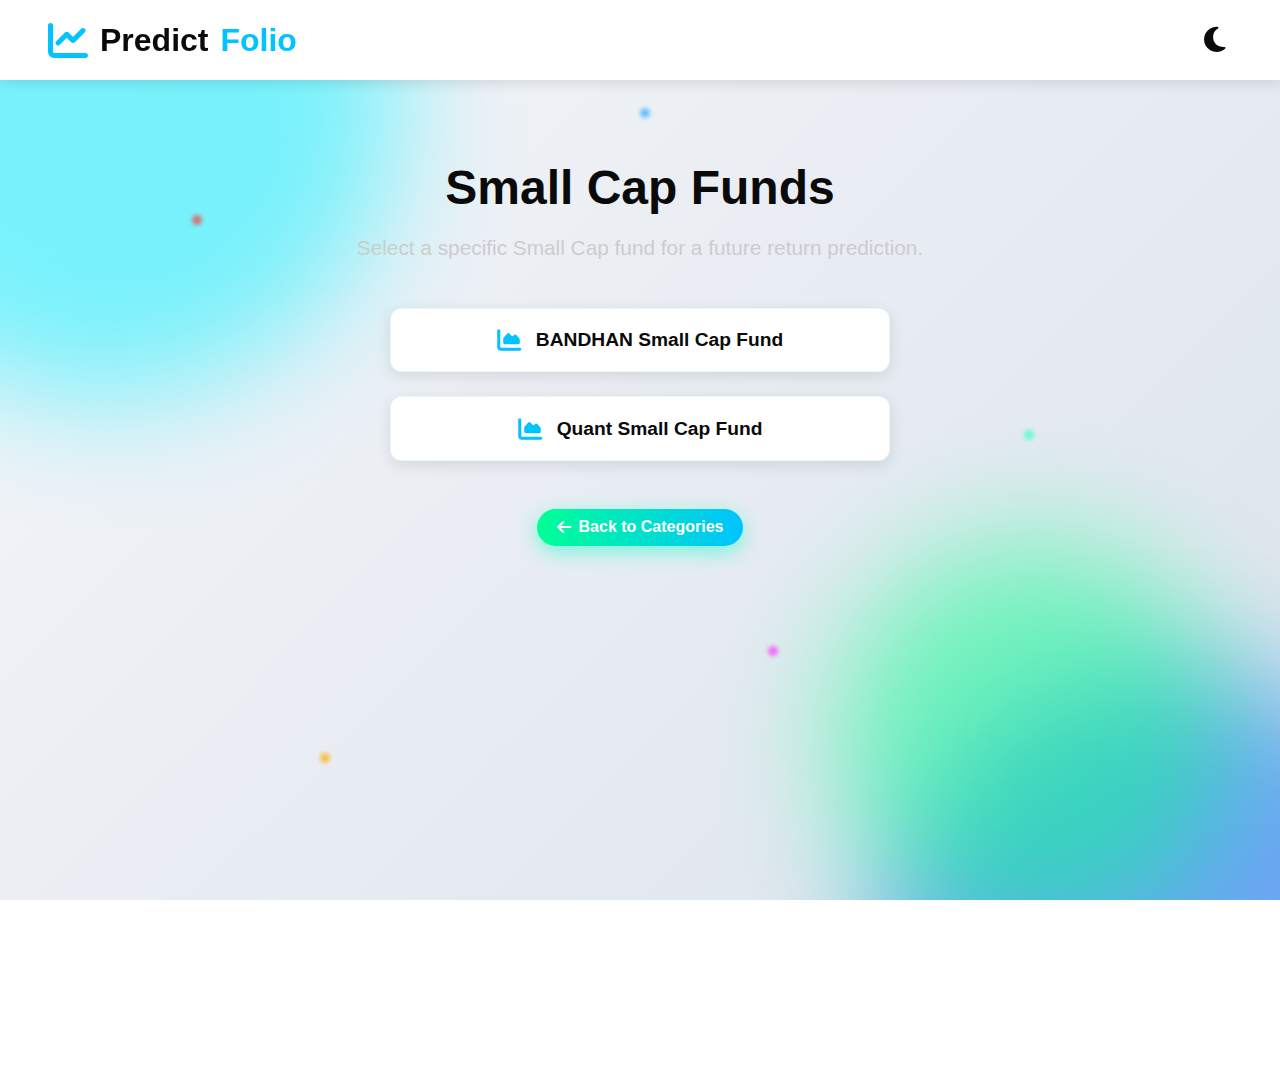
<file: frontend/small_cap_funds.html>
<!DOCTYPE html>
<html lang="en">
<head>
  <meta charset="UTF-8">
  <meta name="viewport" content="width=device-width, initial-scale=1.0">
  <title>PredictFolio - Small Cap Funds</title>
  <!-- Main shared CSS file for theme, navbar, and backgrounds -->
  <link rel="stylesheet" href="css/funds.css">
  <link rel="stylesheet" href="https://cdnjs.cloudflare.com/ajax/libs/font-awesome/6.5.0/css/all.min.css">
  
  <style>
    /* --- Custom Styles for Fund Selection Buttons (Consistent with other categories) --- */
    
    .funds-container {
        /* Ensures the container respects the page padding */
        max-width: 1400px;
        margin: 0 auto;
        text-align: center;
    }
    
    .category-fund-list {
        display: flex;
        flex-direction: column;
        gap: 1.5rem;
        max-width: 500px; /* Constrain buttons in the center */
        margin: 3rem auto;
    }
    
    .fund-select-btn {
        display: flex;
        align-items: center;
        justify-content: center;
        padding: 1.2rem 2rem;
        border-radius: 0.75rem;
        background: var(--card-bg); /* Use theme card background */
        color: var(--text-color);
        text-decoration: none;
        font-size: 1.2rem;
        font-weight: 600;
        box-shadow: 0 4px 15px rgba(0, 0, 0, 0.1);
        transition: transform 0.2s ease, box-shadow 0.3s ease, background 0.3s ease;
        border: 1px solid rgba(0, 195, 255, 0.1);
    }
    
    .fund-select-btn i {
        margin-right: 15px;
        font-size: 1.5rem;
        color: #00c3ff; /* Accent blue for the icon */
    }
    
    .fund-select-btn:hover {
        transform: translateY(-5px);
        box-shadow: 0 8px 25px rgba(0, 255, 200, 0.4); /* Green/Cyan glow on hover */
        background: rgba(0, 255, 200, 0.05); /* Slight tint on hover */
    }

    /* Responsive adjustment for mobile */
    @media (max-width: 600px) {
        .funds-page {
            padding: 7rem 1.5rem 2rem 1.5rem;
        }
        .fund-select-btn {
            padding: 1rem 1.5rem;
            font-size: 1.1rem;
        }
    }
  </style>
</head>
<body>
  <!-- Navbar (consistent across all pages) -->
<nav class="navbar">
  <a href="index.html" class="nav-logo">
    <i class="fa-solid fa-chart-line"></i>
    <span class="logo-predict">Predict</span><span class="logo-folio">Folio</span>
  </a>
  <div class="navbar-right">
    <button class="theme-toggle" onclick="toggleTheme()">
      <i class="fa-solid fa-moon" id="themeIcon"></i>
    </button>
  </div>
</nav>


  <main class="funds-page">
    <div class="background">
      <div class="blob blob1"></div>
      <div class="blob blob2"></div>
      <div class="blob blob3"></div>
      <div class="dot dot1"></div>
      <div class="dot dot2"></div>
      <div class="dot dot3"></div>
      <div class="dot dot4"></div>
      <div class="dot dot5"></div>
    </div>

    <div class="funds-container">
      <h1 class="page-title">Small Cap Funds</h1>
      <p class="page-subtitle">Select a specific Small Cap fund for a future return prediction.</p>

      <div class="funds-grid category-fund-list">
        <!-- Fund Buttons -->
        <!-- Links pass 'category=small' and the exact fund name for the API call -->
        <a href="prediction_result.html?category=small&fund=BANDHAN Small Cap Fund" class="fund-select-btn">
          <i class="fa-solid fa-chart-area"></i>
          BANDHAN Small Cap Fund
        </a>
        <a href="prediction_result.html?category=small&fund=Quant Small Cap Fund" class="fund-select-btn">
          <i class="fa-solid fa-chart-area"></i>
          Quant Small Cap Fund
        </a>
      </div>

      <div class="home-button-wrapper">
        <a href="funds.html" class="home-btn">
          <i class="fa-solid fa-arrow-left"></i> Back to Categories
        </a>
      </div>
    </div>
  </main>

<script>
  // Theme Toggling (copied for self-containment)
  document.addEventListener("DOMContentLoaded", () => {
    const savedTheme = localStorage.getItem("theme") || "light";
    document.body.setAttribute("data-theme", savedTheme);
    updateThemeIcon(savedTheme);
  });

  function toggleTheme() {
    const current = document.body.getAttribute("data-theme");
    const next = current === "light" ? "dark" : "light";
    document.body.setAttribute("data-theme", next);
    localStorage.setItem("theme", next);
    updateThemeIcon(next);
  }

  function updateThemeIcon(theme) {
    const icon = document.getElementById("themeIcon");
    if (icon) {
      if (theme === "light") {
        icon.classList.remove("fa-sun");
        icon.classList.add("fa-moon");
      } else {
        icon.classList.remove("fa-moon");
        icon.classList.add("fa-sun");
      }
    }
  }
</script>
</body>
</html>
</file>
<file: css/funds.css>
/* -------------------- Theme Variables -------------------- */
:root {
  --bg-gradient: linear-gradient(135deg, #f5f7fa, #dce3ec);
  --text-color: #0a0a0a;
  --card-bg: #ffffff;
  --accent: linear-gradient(90deg, #00c6ff, #0072ff);
}

body[data-theme="dark"] {
  --bg-gradient: linear-gradient(135deg, #0a0f25, #060b16);
  --text-color: #ffffff;
  --card-bg: #0a1122;
  --accent: linear-gradient(90deg, #00ff95, #00c3ff);
}

/* -------------------- Reset -------------------- */
html, body {
  margin: 0;
  padding: 0;
  height: 100%;
  width: 100%;
  background: var(--bg-gradient);
  overflow-x: hidden;
  font-family: "Segoe UI", sans-serif;
  color: var(--text-color);
  transition: background 0.3s ease, color 0.3s ease;
}

/* -------------------- Navbar -------------------- */
.navbar {
  position: fixed;
  top: 0;
  left: 0;
  right: 0;
  height: 60px;
  display: flex;
  justify-content: space-between;
  align-items: center;
  padding: 0 2rem;
  background: rgba(10, 17, 34, 0.85);
  backdrop-filter: blur(10px);
  z-index: 100;
  box-shadow: 0 2px 10px rgba(0,0,0,0.3);
}

/* Navbar logo */
.nav-logo {
    display: flex;
    align-items: center;
    font-size: 1.5rem;
    font-weight: 700;
    text-decoration: none; /* remove underline */
    gap: 0.5rem;
    color: #ffffff; /* default white for the logo text */
}

/* Specific colors for PredictFolio text */
.nav-logo .logo-predict {
    color: #ffffff; /* white */
}

.nav-logo .logo-folio {
    color: #00c3ff; /* blue gradient-like color */
}

/* Remove any underline on hover as well */
.nav-logo:hover {
    text-decoration: none;
    color: inherit; /* keep the colors consistent */
}


.navbar-right {
  display: flex;
  align-items: center;
  gap: 1.5rem;
}

.theme-toggle {
  background: none;
  border: none;
  cursor: pointer;
  font-size: 1.3rem;
  color: var(--text-color);
  transition: transform 0.2s ease;
}

.theme-toggle:hover {
  transform: scale(1.2);
}

.nav-home {
  color: var(--text-color);
  text-decoration: none;
  font-size: 1.3rem;
}

.user-menu {
  position: relative;
  cursor: pointer;
  font-size: 1.5rem;
  color: var(--text-color);
}

.user-menu .dropdown {
  position: absolute;
  top: 110%;
  right: 0;
  background: var(--card-bg);
  border-radius: 0.5rem;
  overflow: hidden;
  box-shadow: 0 5px 20px rgba(0,255,200,0.3);
  display: none;
  flex-direction: column;
  min-width: 140px;
  z-index: 200;
}

.user-menu:hover .dropdown {
  display: flex;
}

.user-menu .dropdown a {
  padding: 0.7rem 1rem;
  color: var(--text-color);
  text-decoration: none;
  font-size: 0.95rem;
  transition: background 0.2s ease;
}

.user-menu .dropdown a:hover {
  background: rgba(0,255,200,0.1);
}

/* -------------------- Funds Page -------------------- */
.funds-page {
  position: relative;
  min-height: 100vh;
  padding: 6rem 3rem 3rem 3rem;
  overflow-x: hidden;
  overflow-y: auto;
  color: var(--text-color);
}

/* -------------------- Background -------------------- */
.funds-page .background {
  position: absolute;
  top: 0;
  left: 0;
  right: 0;
  bottom: 0;
  overflow: hidden;
  z-index: 0;
}

.funds-page .blob {
  position: absolute;
  border-radius: 50%;
  filter: blur(60px);
  opacity: 0.5;
  animation: float 25s infinite ease-in-out;
}

.blob1 { width: 600px; height: 600px; top: -200px; left: -200px; background: #00f0ff; }
.blob2 { width: 600px; height: 600px; bottom: -200px; right: -200px; background: #0066ff; }
.blob3 { width: 400px; height: 400px; top: 50%; left: 65%; background: #00ff88; }

.dot {
  position: absolute;
  width: 10px;
  height: 10px;
  border-radius: 50%;
  opacity: 0.7;
  filter: blur(2px);
  animation: floatDots 20s infinite linear;
}

.dot1 { background: #ff3c3c; top: 20%; left: 15%; animation-delay: 0s; }
.dot2 { background: #33ffcc; top: 40%; left: 80%; animation-delay: 5s; }
.dot3 { background: #ffaa00; top: 70%; left: 25%; animation-delay: 10s; }
.dot4 { background: #ff33ff; top: 60%; left: 60%; animation-delay: 3s; }
.dot5 { background: #33aaff; top: 10%; left: 50%; animation-delay: 7s; }

/* -------------------- Animations -------------------- */
@keyframes float {
  0%, 100% { transform: translateY(0) translateX(0); }
  50% { transform: translateY(-40px) translateX(20px); }
}

@keyframes floatDots {
  0% { transform: translateY(0) translateX(0); }
  50% { transform: translateY(-30px) translateX(15px); }
  100% { transform: translateY(0) translateX(0); }
}

/* -------------------- Page Content -------------------- */
.funds-container {
  position: relative;
  z-index: 2;
  max-width: 1400px;
  margin: 0 auto;
  text-align: center;
}

/* Title and subtitle */
.page-title { font-size: 3rem; margin-bottom: 1rem; }
.page-subtitle { font-size: 1.3rem; margin-bottom: 3rem; color: #ccc; }

/* -------------------- Grid Layout -------------------- */
.funds-grid {
  display: grid;
  grid-template-columns: repeat(auto-fit, minmax(300px, 1fr));
  gap: 3rem;
  justify-items: center;
  margin-top: 3rem;
  padding: 0 1rem;
}

/* Responsive adjustments */
@media screen and (max-width: 992px) {
  .funds-grid { grid-template-columns: 1fr; gap: 2.5rem; }
}

/* -------------------- Fund Cards -------------------- */
.fund-card {
  background: var(--card-bg);
  border-radius: 1rem;
  padding: 2.5rem 2rem;
  width: 100%;
  max-width: 300px;
  display: flex;
  flex-direction: column;
  align-items: center;
  transition: transform 0.3s ease, box-shadow 0.3s ease, background 0.3s ease;
  cursor: pointer;
  color: var(--text-color);
}

.fund-card:hover {
  transform: translateY(-15px) scale(1.05);
  box-shadow: 0 0 60px rgba(0, 255, 200, 0.6), 0 0 90px rgba(0, 255, 200, 0.3);
}

/* Icon inside card */
.fund-card .icon {
  font-size: 2.5rem;
  width: 80px;
  height: 80px;
  border-radius: 50%;
  display: flex;
  justify-content: center;
  align-items: center;
  margin-bottom: 1.5rem;
  transition: transform 0.3s ease, box-shadow 0.3s ease;
}

.fund-card.large .icon { background: linear-gradient(135deg, #00c3ff, #00ff95); }
.fund-card.mid .icon { background: linear-gradient(135deg, #ff9a00, #ffd633); }
.fund-card.small .icon { background: linear-gradient(135deg, #ff0066, #ff66aa); }
.fund-card.flexi .icon { background: linear-gradient(135deg, #8e2de2, #4a00e0); }
.fund-card.gold .icon { background: linear-gradient(135deg, #ffd700, #ffb700); }

.fund-card:hover .icon { transform: scale(1.3); box-shadow: 0 0 30px rgba(0, 255, 200, 0.6); }

.fund-card h3 { font-size: 1.3rem; text-align: center; margin-top: 0.5rem; line-height: 1.4; }

/* -------------------- Home Button -------------------- */
.home-button-wrapper { margin-top: 3rem; text-align: center; }

.home-btn {
  display: inline-flex;
  align-items: center;
  gap: 0.5rem;
  padding: 0.6rem 1.2rem;
  border-radius: 2rem;
  background: linear-gradient(90deg, #00ff95, #00c3ff);
  color: #fff;
  text-decoration: none;
  font-weight: 600;
  font-size: 1rem;
  box-shadow: 0 6px 20px rgba(0, 255, 200, 0.5);
  transition: transform 0.2s ease, box-shadow 0.2s ease;
}

.home-btn:hover {
  transform: translateY(-2px) scale(1.05);
  box-shadow: 0 8px 25px rgba(0, 255, 200, 0.7);
}
</file>
<file: frontend/css/funds.css>
/* -------------------- Theme Variables -------------------- */
:root {
  --bg-gradient: linear-gradient(135deg, #f5f7fa, #dce3ec);
  --text-color: #0a0a0a;
  --card-bg: #ffffff;
  --accent: linear-gradient(90deg, #00c6ff, #0072ff);
  --navbar-bg: #ffffff; /* NEW: White for light theme */
  --navbar-shadow: 0 4px 12px rgba(0, 0, 0, 0.1);
  --ticker-bg: #f0f0f0;
}

body[data-theme="dark"] {
  --bg-gradient: linear-gradient(135deg, #0a0f25, #060b16);
  --text-color: #ffffff;
  --card-bg: #0a1122;
  --accent: linear-gradient(90deg, #00ff95, #00c3ff);
  --navbar-bg: #0f1a3d; /* NEW: Deep Navy for dark theme */
  --navbar-shadow: 0 4px 12px rgba(0, 0, 0, 0.4);
  --ticker-bg: #0a1122;
}

/* -------------------- Reset -------------------- */
html, body {
  margin: 0;
  padding: 0;
  height: 100%;
  width: 100%;
  background: var(--bg-gradient);
  overflow-x: hidden;
  font-family: "Segoe UI", sans-serif;
  color: var(--text-color);
  transition: background 0.3s ease, color 0.3s ease;
}

/* -------------------- Navbar -------------------- */
.navbar {
  position: fixed;
  top: 0;
  left: 0;
  right: 0;
  height: 80px; /* INCREASED HEIGHT */
  display: flex;
  justify-content: space-between;
  align-items: center;
  padding: 0 3rem;
  /* MODIFIED: Use variable for solid background and remove blur */
  background: var(--navbar-bg); 
  backdrop-filter: none;
  z-index: 100;
  box-shadow: var(--navbar-shadow); /* MODIFIED: Use variable for shadow */
  transition: background 0.3s ease, box-shadow 0.3s ease;
}

/* Navbar logo */
.nav-logo {
    display: flex;
    align-items: center;
    font-size: 2rem; /* INCREASED FONT SIZE */
    font-weight: 700;
    text-decoration: none;
    gap: 0.75rem;
    /* MODIFIED: Ensure logo text respects theme for proper contrast */
    color: var(--text-color); 
}

/* Specific colors for PredictFolio text */
.nav-logo .logo-predict {
    /* MODIFIED: Inherit color from theme by default */
    color: var(--text-color); 
}

.nav-logo .logo-folio {
    color: #00c3ff;
}

/* Icon size inside logo */
.nav-logo i {
    font-size: 2.5rem;
    color: #00c3ff; /* Keep icon bright blue */
}

.nav-logo:hover {
    text-decoration: none;
    color: inherit;
}


.navbar-right {
  display: flex;
  align-items: center;
  gap: 1.5rem;
}

.theme-toggle {
  background: none;
  border: none;
  cursor: pointer;
  font-size: 1.8rem; /* INCREASED ICON SIZE */
  color: var(--text-color);
  transition: transform 0.2s ease;
}

.theme-toggle:hover {
  transform: scale(1.2);
}

/* -------------------- Funds Page -------------------- */
.funds-page {
  position: relative;
  min-height: 100vh;
  padding: 8rem 3rem 3rem 3rem; /* Adjusted top padding to accommodate larger navbar */
  overflow-x: hidden;
  overflow-y: auto;
  color: var(--text-color);
}

/* -------------------- Background -------------------- */
.funds-page .background {
  position: absolute;
  top: 0;
  left: 0;
  right: 0;
  bottom: 0;
  overflow: hidden;
  z-index: 0;
}

.funds-page .blob {
  position: absolute;
  border-radius: 50%;
  filter: blur(60px);
  opacity: 0.5;
  animation: float 25s infinite ease-in-out;
}

.blob1 { width: 600px; height: 600px; top: -200px; left: -200px; background: #00f0ff; }
.blob2 { width: 600px; height: 600px; bottom: -200px; right: -200px; background: #0066ff; }
.blob3 { width: 400px; height: 400px; top: 50%; left: 65%; background: #00ff88; }

.dot {
  position: absolute;
  width: 10px;
  height: 10px;
  border-radius: 50%;
  opacity: 0.7;
  filter: blur(2px);
  animation: floatDots 20s infinite linear;
}

.dot1 { background: #ff3c3c; top: 20%; left: 15%; animation-delay: 0s; }
.dot2 { background: #33ffcc; top: 40%; left: 80%; animation-delay: 5s; }
.dot3 { background: #ffaa00; top: 70%; left: 25%; animation-delay: 10s; }
.dot4 { background: #ff33ff; top: 60%; left: 60%; animation-delay: 3s; }
.dot5 { background: #33aaff; top: 10%; left: 50%; animation-delay: 7s; }

/* -------------------- Animations -------------------- */
@keyframes float {
  0%, 100% { transform: translateY(0) translateX(0); }
  50% { transform: translateY(-40px) translateX(20px); }
}

@keyframes floatDots {
  0% { transform: translateY(0) translateX(0); }
  50% { transform: translateY(-30px) translateX(15px); }
  100% { transform: translateY(0) translateX(0); }
}

/* -------------------- Page Content -------------------- */
.funds-container {
  position: relative;
  z-index: 2;
  max-width: 1400px;
  margin: 0 auto;
  text-align: center;
}

/* Title and subtitle */
.page-title { font-size: 3rem; margin-bottom: 1rem; }
.page-subtitle { font-size: 1.3rem; margin-bottom: 3rem; color: #ccc; }

/* -------------------- Grid Layout -------------------- */
.funds-grid {
  display: grid;
  grid-template-columns: repeat(auto-fit, minmax(300px, 1fr));
  gap: 3rem;
  justify-items: center;
  margin-top: 3rem;
  padding: 0 1rem;
  margin-bottom: 3rem; /* Added space before the new ticker */
}

/* Responsive adjustments */
@media screen and (max-width: 992px) {
  .funds-grid { grid-template-columns: 1fr; gap: 2.5rem; }
}

/* -------------------- Fund Cards -------------------- */
.fund-card {
  background: var(--card-bg);
  border-radius: 1rem;
  padding: 2.5rem 2rem;
  width: 100%;
  max-width: 300px;
  display: flex;
  flex-direction: column;
  align-items: center;
  transition: transform 0.3s ease, box-shadow 0.3s ease, background 0.3s ease;
  cursor: pointer;
  color: var(--text-color);
}

.fund-card:hover {
  transform: translateY(-15px) scale(1.05);
  box-shadow: 0 0 60px rgba(0, 255, 200, 0.6), 0 0 90px rgba(0, 255, 200, 0.3);
}

/* Icon inside card */
.fund-card .icon {
  font-size: 2.5rem;
  width: 80px;
  height: 80px;
  border-radius: 50%;
  display: flex;
  justify-content: center;
  align-items: center;
  margin-bottom: 1.5rem;
  transition: transform 0.3s ease, box-shadow 0.3s ease;
}

.fund-card.large .icon { background: linear-gradient(135deg, #00c3ff, #00ff95); }
.fund-card.mid .icon { background: linear-gradient(135deg, #ff9a00, #ffd633); }
.fund-card.small .icon { background: linear-gradient(135deg, #ff0066, #ff66aa); }
.fund-card.flexi .icon { background: linear-gradient(135deg, #8e2de2, #4a00e0); }
.fund-card.gold .icon { background: linear-gradient(135deg, #ffd700, #ffb700); }

.fund-card:hover .icon { transform: scale(1.3); box-shadow: 0 0 30px rgba(0, 255, 200, 0.6); }

.fund-card h3 { font-size: 1.3rem; text-align: center; margin-top: 0.5rem; line-height: 1.4; }

/* -------------------- News Ticker -------------------- */
.news-ticker-wrapper {
  margin: 3rem auto;
  overflow: hidden;
  background: var(--ticker-bg); /* The card-bg variable is also an option */
  border-radius: 1rem;
  padding: 1rem;
  box-shadow: 0 4px 15px rgba(0, 0, 0, 0.1);
  border: 1px solid rgba(0, 195, 255, 0.2);
  max-width: 1400px;
}

.news-ticker {
  display: inline-block;
  white-space: nowrap;
  padding-right: 100%; /* Ensures the content scrolls fully off-screen */
  animation: news-scroll 45s linear infinite; /* Longer duration for slower scroll */
}

.news-item {
  display: inline-block;
  margin: 0 40px;
  font-size: 1rem;
  font-weight: 500;
  color: var(--text-color);
  opacity: 0.9;
  transition: color 0.3s;
}

.news-item i {
    color: #00c3ff; /* Accent color for the icon */
    margin-right: 10px;
    font-size: 1.2em;
}

@keyframes news-scroll {
  from { transform: translateX(0); }
  to { transform: translateX(-50%); } /* Scrolls half the width of the duplicated content */
}

/* -------------------- Home Button -------------------- */
.home-button-wrapper { margin-top: 3rem; text-align: center; }

.home-btn {
  display: inline-flex;
  align-items: center;
  gap: 0.5rem;
  padding: 0.6rem 1.2rem;
  border-radius: 2rem;
  background: linear-gradient(90deg, #00ff95, #00c3ff);
  color: #fff;
  text-decoration: none;
  font-weight: 600;
  font-size: 1rem;
  box-shadow: 0 6px 20px rgba(0, 255, 200, 0.5);
  transition: transform 0.2s ease, box-shadow 0.2s ease;
}

.home-btn:hover {
  transform: translateY(-2px) scale(1.05);
  box-shadow: 0 8px 25px rgba(0, 255, 200, 0.7);
}
</file>
<file: css/style.css>
/* Reset */
* {
  margin: 0;
  padding: 0;
  box-sizing: border-box;
  font-family: "Segoe UI", sans-serif;
}

/* -------------------- Theme Variables -------------------- */
:root {
  /* Light theme (default) */
  --bg-gradient: linear-gradient(135deg, #f5f7fa, #dce3ec);
  --text-color: #0a0a0a;
  --card-bg: #ffffff;
  --accent: linear-gradient(90deg, #00c6ff, #0072ff);
}

body[data-theme="dark"] {
  /* Dark theme */
  --bg-gradient: linear-gradient(135deg, #0a0f25, #060b16);
  --text-color: #ffffff;
  --card-bg: #0a1122;
  --accent: linear-gradient(90deg, #00ff95, #00c3ff);
}

body {
  background: var(--bg-gradient);
  color: var(--text-color);
  min-height: 100vh;
  display: flex;
  justify-content: center;
  align-items: center;
  transition: background 0.3s ease, color 0.3s ease;
}

/* -------------------- Background Blobs -------------------- */
.background {
  position: fixed;
  inset: 0;
  overflow: visible;
  z-index: -1;
}

.blob {
  position: absolute;
  border-radius: 50%;
  filter: blur(50px);
  opacity: 0.5;
  animation: float 15s infinite ease-in-out;
}

.blob1 {
  width: 600px;
  height: 600px;
  background: #00f0ff;
  top: -200px;
  left: -200px;
}

.blob2 {
  width: 600px;
  height: 600px;
  background: #0066ff;
  bottom: -200px;
  right: -200px;
}

.blob3 {
  width: 400px;
  height: 400px;
  background: #00ff88;
  top: 50%;
  left: 65%;
}

@keyframes float {
  0%, 100% {
    transform: translate(0, 0);
  }
  50% {
    transform: translate(20px, -40px);
  }
}

.dot {
  position: absolute;
  width: 10px;
  height: 10px;
  border-radius: 50%;
  opacity: 0.7;
  filter: blur(2px);
  animation: floatDots 10s infinite linear;
}

.dot1 { background: #ff3c3c; top: 10%; left: 20%; animation-delay: 0s; }
.dot2 { background: #33ffcc; top: 30%; left: 80%; animation-delay: 2s; }
.dot3 { background: #ffdd33; top: 50%; left: 40%; animation-delay: 4s; }
.dot4 { background: #8833ff; top: 70%; left: 10%; animation-delay: 6s; }
.dot5 { background: #00c3ff; top: 85%; left: 60%; animation-delay: 8s; }

@keyframes floatDots {
  0%   { transform: translate(0,0); }
  50%  { transform: translate(20px, -30px); }
  100% { transform: translate(0,0); }
}

/* -------------------- Page Loader -------------------- */
.page-loader {
  position: fixed;
  inset: 0;
  background:var(--bg-gradient); 
  display: flex;
  flex-direction: column;
  justify-content: center;
  align-items: center;
  z-index: 2000;
  animation: fadeOut 1s ease forwards;
  animation-delay: 2.5s;
}

.page-loader .background {
  position: absolute;
  inset: 0;
  overflow: hidden;
  z-index: -1;
}

.loader-logo-circle {
  width: 120px;
  height: 120px;
  border-radius: 50%;
  background: linear-gradient(135deg, #00ff95, #00c3ff);
  display: flex;
  justify-content: center;
  align-items: center;
  box-shadow: 0 0 50px rgba(0, 255, 200, 0.7);
  animation: loaderBounce 2.5s ease forwards;
  margin-bottom: 20px;
}

.loader-logo-circle i {
  font-size: 3rem;
  color: #fff;
}

.loader-text {
  font-size: 1.8rem;
  font-weight: bold;
  color: #fff;
  opacity: 0;
  animation: textFadeIn 2s ease forwards;
  animation-delay: 1s;
}

.loader-text span {
  background: linear-gradient(90deg, #0ff, #3cf);
  -webkit-background-clip: text;
  -webkit-text-fill-color: transparent;
  color: transparent;
}

/* Loader Animations */
@keyframes loaderBounce {
  0%   { transform: scale(0.5); opacity: 0; }
  50%  { transform: scale(1.1); opacity: 1; }
  100% { transform: scale(1); opacity: 1; }
}

@keyframes textFadeIn {
  from { opacity: 0; }
  to   { opacity: 1; }
}

@keyframes fadeOut {
  to { opacity: 0; visibility: hidden; }
}

/* -------------------- Hero Section -------------------- */
.hero {
  max-width: 850px;
  padding: 2rem;
  padding-bottom: 60px; 
  animation: fadeIn 1.2s ease;
  text-align: center;         /* NEW - centers text */
  margin: 0 auto;             /* NEW - centers block */
}

/* Logo Circle */
.logo-circle {
  width: 100px;
  height: 100px;
  border-radius: 50%;
  background: linear-gradient(135deg, #00ff95, #00c3ff);
  display: flex;
  justify-content: center;
  align-items: center;
  margin: 0 auto 1.8rem;
  box-shadow: 0 0 40px rgba(0, 255, 200, 0.5);
}

.logo-circle i {
  font-size: 2.5rem;
  color: #fff;
}

.bounce {
  animation: bounce 2.5s infinite ease-in-out;
}

@keyframes bounce {
  0%, 20%, 50%, 80%, 100% { transform: translateY(0); }
  40% { transform: translateY(-20px); }
  60% { transform: translateY(-10px); }
}

/* Title */
.title {
  font-size: 3.5rem;
  font-weight: 700;
  margin-bottom: 2rem;
  letter-spacing: -1px;
}

.title span {
  background: linear-gradient(90deg, #0ff, #3cf);
  -webkit-background-clip: text;
  -webkit-text-fill-color: transparent;
  color: transparent;
}

/* -------------------- Features -------------------- */
.features {
  display: flex;
  justify-content: center;
  align-items: flex-start;
  gap: 3rem;
  flex-wrap: wrap;
  margin-bottom: 1rem;
}

.feature {
  display: flex;
  flex-direction: column;
  align-items: center;
  max-width: 150px;
  text-align: center;
}

.icon-circle {
  width: 70px;
  height: 70px;
  border-radius: 50%;
  display: flex;
  align-items: center;
  justify-content: center;
  margin: 0 auto 15px;
  background: linear-gradient(135deg, rgba(0, 255, 255, 0.2), rgba(0, 128, 255, 0.3));
  box-shadow: 0 0 12px rgba(0, 200, 255, 0.4);
  transition: transform 0.3s ease, box-shadow 0.3s ease;
}

.icon-circle i {
  font-size: 28px;
  line-height: 1;
  margin: 0;
  padding: 0;
  color: rgb(3, 255, 150);
  text-shadow: 0 0 6px rgba(0, 247, 255, 0.7);
}

.feature:hover .icon-circle {
  transform: scale(1.1);
  box-shadow: 0 0 20px rgba(0, 200, 255, 0.7);
}

.feature p {
  font-size: 1.1rem;
  opacity: 0.9;
  line-height: 1.4;
}

/* -------------------- Description -------------------- */
.description {
  font-size: 1.1rem;
  line-height: 1.6;
  opacity: 0.9;
  margin: 1.8rem 0 2.8rem;
}

/* -------------------- Button -------------------- */
.start-btn {
  display: inline-block;
  padding: 0.9rem 2.2rem;
  border-radius: 2rem;
  background: var(--accent);
  color: #fff;
  text-decoration: none;
  font-weight: 600;
  font-size: 1.1rem;
  box-shadow: 0 6px 20px rgba(0, 255, 200, 0.5);
  transition: transform 0.2s ease, box-shadow 0.2s ease;
}

.start-btn:hover {
  transform: translateY(-3px) scale(1.05);
  box-shadow: 0 8px 25px rgba(0, 255, 200, 0.7);
}

/* -------------------- Animations -------------------- */
@keyframes fadeIn {
  from { opacity: 0; transform: translateY(25px); }
  to   { opacity: 1; transform: translateY(0); }
}

/* -------------------- Ticker -------------------- */
.ticker-wrapper {
  position: fixed;
  bottom: 0;
  left: 0;
  width: 100%;
  background: #060b16;
  overflow: hidden;
  border-top: 1px solid rgba(255, 255, 255, 0.1);
  padding: 8px 0;
  z-index: 1000;
}

.ticker {
  display: inline-block;
  white-space: nowrap;
  padding-left: 100%;
  animation: ticker-scroll 20s linear infinite;
}

.ticker span {
  margin: 0 40px;
  font-size: 14px;
  font-weight: 500;
}

.green { color: #00ff88; }
.blue  { color: #33aaff; }
.gold  { color: #ffcc33; }
.muted { color: #aaa; }

@keyframes ticker-scroll {
  from { transform: translateX(0); }
  to   { transform: translateX(-100%); }
}

/* -------------------- Categories Grid -------------------- */
.categories {
  display: grid;
  grid-template-columns: repeat(auto-fit, minmax(180px, 1fr));
  gap: 2.5rem;
  margin-top: 3rem;
  padding: 0 1rem;
}

.category-card {
  background: var(--card-bg);
  border-radius: 1rem;
  padding: 2rem 1rem;
  transition: transform 0.3s ease, box-shadow 0.3s ease;
  cursor: pointer;
  display: flex;
  flex-direction: column;
  align-items: center;
  height: 220px;
  width: 100%;
  max-width: 220px;
}

.category-card h3 {
  margin-top: 1rem;
  font-size: 1.3rem;
  color: var(--text-color);
  text-align: center;
}

.category-card:hover {
  transform: translateY(-10px) scale(1.05);
  box-shadow: 0 0 30px rgba(0, 255, 200, 0.6), 0 0 60px rgba(0, 255, 200, 0.4);
}

.category-card .icon-circle {
  width: 70px;
  height: 70px;
  border-radius: 50%;
  display: flex;
  justify-content: center;
  align-items: center;
  margin-bottom: 1rem;
  font-size: 1.8rem;
  color: #fff;
  transition: transform 0.3s ease, box-shadow 0.3s ease;
}

.category-large { background: linear-gradient(135deg, #00c3ff, #00ff95); }
.category-mid   { background: linear-gradient(135deg, #ff9a00, #ffcc33); }
.category-small { background: linear-gradient(135deg, #ff0066, #ff66aa); }
.category-flexi { background: linear-gradient(135deg, #8e2de2, #4a00e0); }
.category-gold  { background: linear-gradient(135deg, #ffd700, #ffb700); }

.category-card:hover .icon-circle {
  transform: scale(1.3);
  box-shadow: 0 0 20px rgba(0,255,200,0.6);
}

/* -------------------- Funds Page -------------------- */
.funds-page {
  position: relative;
  min-height: 100vh;
  background: var(--bg-gradient);
  padding: 6rem 3rem;
  overflow-x: hidden;
  color: var(--text-color);
}

.funds-container {
  position: relative;
  z-index: 2;
  max-width: 1400px;
  margin: 0 auto;
  text-align: center;
}

.page-title { font-size: 3rem; margin-bottom: 1rem; }
.page-subtitle { font-size: 1.3rem; margin-bottom: 3rem; color: #ccc; }

.funds-grid {
  display: grid;
  grid-template-columns: repeat(auto-fit, minmax(200px, 1fr));
  gap: 2.5rem;
  justify-items: center;
}

.fund-card {
  background: var(--card-bg);
  border-radius: 1rem;
  padding: 2rem 1.5rem;
  width: 100%;
  max-width: 220px;
  display: flex;
  flex-direction: column;
  align-items: center;
  transition: transform 0.3s ease, box-shadow 0.3s ease;
  cursor: pointer;
}

.fund-card:hover {
  transform: translateY(-15px) scale(1.05);
  box-shadow: 0 0 50px rgba(0,255,200,0.6), 0 0 80px rgba(0,255,200,0.3);
}

.fund-card .icon {
  font-size: 2.2rem;
  width: 70px;
  height: 70px;
  border-radius: 50%;
  background: linear-gradient(135deg,#00c3ff,#00ff95);
  display: flex;
  justify-content: center;
  align-items: center;
  margin-bottom: 1rem;
  transition: transform 0.3s ease, box-shadow 0.3s ease;
}

.fund-card:hover .icon {
  transform: scale(1.3);
  box-shadow: 0 0 25px rgba(0,255,200,0.6);
}

.fund-card h3 {
  font-size: 1.2rem;
  text-align: center;
  margin-top: 0.5rem;
  color: var(--text-color);
}

/* -------------------- Theme Toggle -------------------- */
.theme-toggle {
  position: fixed;
  top: 20px;
  right: 20px;
  background: var(--card-bg);
  color: var(--text-color);
  border: none;
  border-radius: 50%;
  width: 50px;
  height: 50px;
  display: flex;
  justify-content: center;
  align-items: center;
  font-size: 1.2rem;
  cursor: pointer;
  box-shadow: 0 0 10px rgba(0,0,0,0.2);
  transition: all 0.3s ease;
  z-index: 10000;
}
.theme-toggle:hover {
  transform: scale(1.1);
}
</file>
<file: frontend/css/style.css>
/* Reset */
* {
  margin: 0;
  padding: 0;
  box-sizing: border-box;
  font-family: "Segoe UI", sans-serif;
}

/* -------------------- Theme Variables -------------------- */
:root {
  /* Light theme (default) */
  --bg-gradient: linear-gradient(135deg, #f5f7fa, #dce3ec);
  --text-color: #0a0a0a;
  --card-bg: #ffffff;
  --accent: linear-gradient(90deg, #00c6ff, #0072ff);
}

body[data-theme="dark"] {
  /* Dark theme */
  --bg-gradient: linear-gradient(135deg, #0a0f25, #060b16);
  --text-color: #ffffff;
  --card-bg: #0a1122;
  --accent: linear-gradient(90deg, #00ff95, #00c3ff);
}

body {
  background: var(--bg-gradient);
  color: var(--text-color);
  min-height: 100vh;
  display: flex;
  justify-content: center;
  align-items: center;
  transition: background 0.3s ease, color 0.3s ease;
}

/* -------------------- Background Blobs -------------------- */
.background {
  position: fixed;
  inset: 0;
  overflow: visible;
  z-index: -1;
}

.blob {
  position: absolute;
  border-radius: 50%;
  filter: blur(50px);
  opacity: 0.5;
  animation: float 15s infinite ease-in-out;
}

.blob1 {
  width: 600px;
  height: 600px;
  background: #00f0ff;
  top: -200px;
  left: -200px;
}

.blob2 {
  width: 600px;
  height: 600px;
  background: #0066ff;
  bottom: -200px;
  right: -200px;
}

.blob3 {
  width: 400px;
  height: 400px;
  background: #00ff88;
  top: 50%;
  left: 65%;
}

@keyframes float {
  0%, 100% {
    transform: translate(0, 0);
  }
  50% {
    transform: translate(20px, -40px);
  }
}

.dot {
  position: absolute;
  width: 10px;
  height: 10px;
  border-radius: 50%;
  opacity: 0.7;
  filter: blur(2px);
  animation: floatDots 10s infinite linear;
}

.dot1 { background: #ff3c3c; top: 10%; left: 20%; animation-delay: 0s; }
.dot2 { background: #33ffcc; top: 30%; left: 80%; animation-delay: 2s; }
.dot3 { background: #ffdd33; top: 50%; left: 40%; animation-delay: 4s; }
.dot4 { background: #8833ff; top: 70%; left: 10%; animation-delay: 6s; }
.dot5 { background: #00c3ff; top: 85%; left: 60%; animation-delay: 8s; }

@keyframes floatDots {
  0%   { transform: translate(0,0); }
  50%  { transform: translate(20px, -30px); }
  100% { transform: translate(0,0); }
}

/* -------------------- Page Loader -------------------- */
.page-loader {
  position: fixed;
  inset: 0;
  background:var(--bg-gradient); 
  display: flex;
  flex-direction: column;
  justify-content: center;
  align-items: center;
  z-index: 2000;
  animation: fadeOut 1s ease forwards;
  animation-delay: 2.5s;
}

.page-loader .background {
  position: absolute;
  inset: 0;
  overflow: hidden;
  z-index: -1;
}

.loader-logo-circle {
  width: 120px;
  height: 120px;
  border-radius: 50%;
  background: linear-gradient(135deg, #00ff95, #00c3ff);
  display: flex;
  justify-content: center;
  align-items: center;
  box-shadow: 0 0 50px rgba(0, 255, 200, 0.7);
  animation: loaderBounce 2.5s ease forwards;
  margin-bottom: 20px;
}

.loader-logo-circle i {
  font-size: 3rem;
  color: #fff;
}

.loader-text {
  font-size: 1.8rem;
  font-weight: bold;
  color: #fff;
  opacity: 0;
  animation: textFadeIn 2s ease forwards;
  animation-delay: 1s;
}

.loader-text span {
  background: linear-gradient(90deg, #0ff, #3cf);
  -webkit-background-clip: text;
  -webkit-text-fill-color: transparent;
  color: transparent;
}

/* Loader Animations */
@keyframes loaderBounce {
  0%   { transform: scale(0.5); opacity: 0; }
  50%  { transform: scale(1.1); opacity: 1; }
  100% { transform: scale(1); opacity: 1; }
}

@keyframes textFadeIn {
  from { opacity: 0; }
  to   { opacity: 1; }
}

@keyframes fadeOut {
  to { opacity: 0; visibility: hidden; }
}

/* -------------------- Hero Section -------------------- */
.hero {
  max-width: 850px;
  padding: 2rem;
  padding-bottom: 60px; 
  animation: fadeIn 1.2s ease;
  text-align: center;         /* NEW - centers text */
  margin: 0 auto;             /* NEW - centers block */
}

/* Logo Circle */
.logo-circle {
  width: 100px;
  height: 100px;
  border-radius: 50%;
  background: linear-gradient(135deg, #00ff95, #00c3ff);
  display: flex;
  justify-content: center;
  align-items: center;
  margin: 0 auto 1.8rem;
  box-shadow: 0 0 40px rgba(0, 255, 200, 0.5);
}

.logo-circle i {
  font-size: 2.5rem;
  color: #fff;
}

.bounce {
  animation: bounce 2.5s infinite ease-in-out;
}

@keyframes bounce {
  0%, 20%, 50%, 80%, 100% { transform: translateY(0); }
  40% { transform: translateY(-20px); }
  60% { transform: translateY(-10px); }
}

/* Title */
.title {
  font-size: 3.5rem;
  font-weight: 700;
  margin-bottom: 2rem;
  letter-spacing: -1px;
}

.title span {
  background: linear-gradient(90deg, #0ff, #3cf);
  -webkit-background-clip: text;
  -webkit-text-fill-color: transparent;
  color: transparent;
}

/* -------------------- Features -------------------- */
.features {
  display: flex;
  justify-content: center;
  align-items: flex-start;
  gap: 3rem;
  flex-wrap: wrap;
  margin-bottom: 1rem;
}

.feature {
  display: flex;
  flex-direction: column;
  align-items: center;
  max-width: 150px;
  text-align: center;
}

.icon-circle {
  width: 70px;
  height: 70px;
  border-radius: 50%;
  display: flex;
  align-items: center;
  justify-content: center;
  margin: 0 auto 15px;
  background: linear-gradient(135deg, rgba(0, 255, 255, 0.2), rgba(0, 128, 255, 0.3));
  box-shadow: 0 0 12px rgba(0, 200, 255, 0.4);
  transition: transform 0.3s ease, box-shadow 0.3s ease;
}

.icon-circle i {
  font-size: 28px;
  line-height: 1;
  margin: 0;
  padding: 0;
  color: rgb(3, 255, 150);
  text-shadow: 0 0 6px rgba(0, 247, 255, 0.7);
}

.feature:hover .icon-circle {
  transform: scale(1.1);
  box-shadow: 0 0 20px rgba(0, 200, 255, 0.7);
}

.feature p {
  font-size: 1.1rem;
  opacity: 0.9;
  line-height: 1.4;
}

/* -------------------- Description -------------------- */
.description {
  font-size: 1.1rem;
  line-height: 1.6;
  opacity: 0.9;
  margin: 1.8rem 0 2.8rem;
}

/* -------------------- Button -------------------- */
.start-btn {
  display: inline-block;
  padding: 0.9rem 2.2rem;
  border-radius: 2rem;
  background: var(--accent);
  color: #fff;
  text-decoration: none;
  font-weight: 600;
  font-size: 1.1rem;
  box-shadow: 0 6px 20px rgba(0, 255, 200, 0.5);
  transition: transform 0.2s ease, box-shadow 0.2s ease;
}

.start-btn:hover {
  transform: translateY(-3px) scale(1.05);
  box-shadow: 0 8px 25px rgba(0, 255, 200, 0.7);
}

/* -------------------- Animations -------------------- */
@keyframes fadeIn {
  from { opacity: 0; transform: translateY(25px); }
  to   { opacity: 1; transform: translateY(0); }
}

/* -------------------- Ticker -------------------- */
.ticker-wrapper {
  position: fixed;
  bottom: 0;
  left: 0;
  width: 100%;
  background: #060b16;
  overflow: hidden;
  border-top: 1px solid rgba(255, 255, 255, 0.1);
  padding: 8px 0;
  z-index: 1000;
}

.ticker {
  display: inline-block;
  white-space: nowrap;
  padding-left: 100%;
  animation: ticker-scroll 20s linear infinite;
}

.ticker span {
  margin: 0 40px;
  font-size: 14px;
  font-weight: 500;
}

.green { color: #00ff88; }
.blue  { color: #33aaff; }
.gold  { color: #ffcc33; }
.muted { color: #aaa; }

@keyframes ticker-scroll {
  from { transform: translateX(0); }
  to   { transform: translateX(-100%); }
}

/* -------------------- Categories Grid -------------------- */
.categories {
  display: grid;
  grid-template-columns: repeat(auto-fit, minmax(180px, 1fr));
  gap: 2.5rem;
  margin-top: 3rem;
  padding: 0 1rem;
}

.category-card {
  background: var(--card-bg);
  border-radius: 1rem;
  padding: 2rem 1rem;
  transition: transform 0.3s ease, box-shadow 0.3s ease;
  cursor: pointer;
  display: flex;
  flex-direction: column;
  align-items: center;
  height: 220px;
  width: 100%;
  max-width: 220px;
}

.category-card h3 {
  margin-top: 1rem;
  font-size: 1.3rem;
  color: var(--text-color);
  text-align: center;
}

.category-card:hover {
  transform: translateY(-10px) scale(1.05);
  box-shadow: 0 0 30px rgba(0, 255, 200, 0.6), 0 0 60px rgba(0, 255, 200, 0.4);
}

.category-card .icon-circle {
  width: 70px;
  height: 70px;
  border-radius: 50%;
  display: flex;
  justify-content: center;
  align-items: center;
  margin-bottom: 1rem;
  font-size: 1.8rem;
  color: #fff;
  transition: transform 0.3s ease, box-shadow 0.3s ease;
}

.category-large { background: linear-gradient(135deg, #00c3ff, #00ff95); }
.category-mid   { background: linear-gradient(135deg, #ff9a00, #ffcc33); }
.category-small { background: linear-gradient(135deg, #ff0066, #ff66aa); }
.category-flexi { background: linear-gradient(135deg, #8e2de2, #4a00e0); }
.category-gold  { background: linear-gradient(135deg, #ffd700, #ffb700); }

.category-card:hover .icon-circle {
  transform: scale(1.3);
  box-shadow: 0 0 20px rgba(0,255,200,0.6);
}

/* -------------------- Funds Page -------------------- */
.funds-page {
  position: relative;
  min-height: 100vh;
  background: var(--bg-gradient);
  padding: 6rem 3rem;
  overflow-x: hidden;
  color: var(--text-color);
}

.funds-container {
  position: relative;
  z-index: 2;
  max-width: 1400px;
  margin: 0 auto;
  text-align: center;
}

.page-title { font-size: 3rem; margin-bottom: 1rem; }
.page-subtitle { font-size: 1.3rem; margin-bottom: 3rem; color: #ccc; }

.funds-grid {
  display: grid;
  grid-template-columns: repeat(auto-fit, minmax(200px, 1fr));
  gap: 2.5rem;
  justify-items: center;
}

.fund-card {
  background: var(--card-bg);
  border-radius: 1rem;
  padding: 2rem 1.5rem;
  width: 100%;
  max-width: 220px;
  display: flex;
  flex-direction: column;
  align-items: center;
  transition: transform 0.3s ease, box-shadow 0.3s ease;
  cursor: pointer;
}

.fund-card:hover {
  transform: translateY(-15px) scale(1.05);
  box-shadow: 0 0 50px rgba(0,255,200,0.6), 0 0 80px rgba(0,255,200,0.3);
}

.fund-card .icon {
  font-size: 2.2rem;
  width: 70px;
  height: 70px;
  border-radius: 50%;
  background: linear-gradient(135deg,#00c3ff,#00ff95);
  display: flex;
  justify-content: center;
  align-items: center;
  margin-bottom: 1rem;
  transition: transform 0.3s ease, box-shadow 0.3s ease;
}

.fund-card:hover .icon {
  transform: scale(1.3);
  box-shadow: 0 0 25px rgba(0,255,200,0.6);
}

.fund-card h3 {
  font-size: 1.2rem;
  text-align: center;
  margin-top: 0.5rem;
  color: var(--text-color);
}

/* -------------------- Theme Toggle -------------------- */
.theme-toggle {
  position: fixed;
  top: 20px;
  right: 20px;
  background: var(--card-bg);
  color: var(--text-color);
  border: none;
  border-radius: 50%;
  width: 50px;
  height: 50px;
  display: flex;
  justify-content: center;
  align-items: center;
  font-size: 1.2rem;
  cursor: pointer;
  box-shadow: 0 0 10px rgba(0,0,0,0.2);
  transition: all 0.3s ease;
  z-index: 10000;
}
.theme-toggle:hover {
  transform: scale(1.1);
}
</file>
<file: css/coming-soon.css>
/* Reset */
* {
  margin: 0;
  padding: 0;
  box-sizing: border-box;
  font-family: "Segoe UI", sans-serif;
}

/* Theme variables */
:root {
  /* Light theme (default) */
  --bg-gradient: linear-gradient(135deg, #f5f7fa, #dce3ec);
  --text-color: #0a0a0a;
  --card-bg: #ffffff;
  --accent: linear-gradient(90deg, #00c6ff, #0072ff);
}

body.dark {
  /* Dark theme */
  --bg-gradient: linear-gradient(135deg, #0a0f25, #060b16);
  --text-color: #ffffff;
  --card-bg: #0a1122;
  --accent: linear-gradient(90deg, #00ff95, #00c3ff);
}

body {
  background: var(--bg-gradient);
  color: var(--text-color);
  min-height: 100vh;
  display: flex;
  justify-content: center;
  align-items: center;
  transition: background 0.3s ease, color 0.3s ease;
}

/* Container */
.coming-soon-container {
    max-width: 600px;
    padding: 2rem 3rem;
    background: rgba(255, 255, 255, 0.05);
    border-radius: 1rem;
    box-shadow: 0 8px 30px rgba(0, 255, 200, 0.3);
    animation: fadeIn 1.5s ease forwards;
}

/* Heading */
.coming-soon-container h1 {
    font-size: 4rem;
    font-weight: 800;
    margin-bottom: 1rem;
    background: linear-gradient(90deg, #00ff95, #00c3ff);
    -webkit-background-clip: text;
    -webkit-text-fill-color: transparent;
    color: transparent;
}

/* Subtext */
.coming-soon-container p {
    font-size: 1.4rem;
    color: #ccc;
    margin-bottom: 2rem;
}

/* Back Button */
.back-btn {
    display: inline-block;
    padding: 0.9rem 2.2rem;
    border-radius: 2rem;
    background: linear-gradient(90deg, #00ff95, #00c3ff);
    color: #fff;
    text-decoration: none;
    font-weight: 600;
    font-size: 1.1rem;
    box-shadow: 0 6px 20px rgba(0, 255, 200, 0.5);
    transition: transform 0.2s ease, box-shadow 0.2s ease;
}

.back-btn:hover {
    transform: translateY(-3px) scale(1.05);
    box-shadow: 0 8px 25px rgba(0, 255, 200, 0.7);
}

/* Fade-in Animation */
@keyframes fadeIn {
    from { opacity: 0; transform: translateY(25px); }
    to { opacity: 1; transform: translateY(0); }
}
</file>
<file: css/login.css>
/* Reset */
* {
  margin: 0;
  padding: 0;
  box-sizing: border-box;
  font-family: "Segoe UI", sans-serif;
}

/* Theme Variables */
:root {
  --bg-color: #f5f7fa;
  --text-color: #0a0a0a;
  --card-bg: #ffffff;
  --accent: linear-gradient(90deg, #00c6ff, #0072ff);
  --input-bg: #f0f0f0;
  --input-text: #0a0a0a;
}

body[data-theme="dark"] {
  --bg-color: #0a0f25;
  --text-color: #ffffff;
  --card-bg: #0a1122;
  --accent: linear-gradient(90deg, #00ff95, #00c3ff);
  --input-bg: #0a1122;
  --input-text: #fff;
}

body {
  background: var(--bg-color);
  color: var(--text-color);
  min-height: 100vh;
  display: flex;
  justify-content: center;
  align-items: center;
  transition: background 0.3s ease, color 0.3s ease;
  padding: 2rem;
  position: relative;
}

/* Theme Toggle Button */
.theme-toggle {
  position: fixed;
  top: 20px;
  right: 20px;
  background: var(--card-bg);
  color: var(--text-color);
  border: none;
  padding: 0.6rem 0.9rem;
  border-radius: 50%;
  cursor: pointer;
  font-size: 1.2rem;
  box-shadow: 0 0 10px rgba(0,0,0,0.3);
  transition: all 0.3s ease;
  z-index: 100;
}
.theme-toggle:hover {
  transform: scale(1.1);
}

/* Login Container */
.login-container {
  background: var(--card-bg);
  padding: 3rem 2.5rem;
  border-radius: 1.2rem;
  width: 100%;
  max-width: 400px;
  box-shadow: 0 0 30px rgba(0,255,200,0.2);
  text-align: center;
}

/* Title */
.login-title {
  font-size: 2rem;
  margin-bottom: 2rem;
}
.login-title span {
  background: var(--accent);
  -webkit-background-clip: text;
  -webkit-text-fill-color: transparent;
  color: transparent;
}

/* Input Groups */
.input-group {
  position: relative;
  margin-bottom: 1.8rem;
}

.input-group i {
  position: absolute;
  top: 50%;
  left: 12px;
  transform: translateY(-50%);
  color: var(--text-color);
  opacity: 0.7;
}

.input-group input {
  width: 100%;
  padding: 0.9rem 1rem 0.9rem 3rem;
  border-radius: 0.8rem;
  border: none;
  background: var(--input-bg);
  color: var(--input-text);
  font-size: 1rem;
  outline: none;
  transition: box-shadow 0.3s ease;
}
.input-group input:focus {
  box-shadow: 0 0 8px rgba(0,255,200,0.5);
}

/* Login Button */
.login-btn {
  width: 100%;
  padding: 0.9rem;
  border-radius: 2rem;
  border: none;
  background: var(--accent);
  color: #fff;
  font-weight: 600;
  font-size: 1.1rem;
  cursor: pointer;
  transition: transform 0.2s ease, box-shadow 0.2s ease;
}
.login-btn:hover {
  transform: translateY(-3px) scale(1.05);
  box-shadow: 0 6px 20px rgba(0,255,200,0.5);
}

/* Signup Text */
.signup-text {
  margin-top: 1.5rem;
  font-size: 0.95rem;
}
.signup-text a {
  color: var(--accent);
  text-decoration: none;
  font-weight: 600;
}
.signup-text a:hover {
  text-decoration: underline;
}
</file>
<file: css/signup.css>
/* Reset */
* {
  margin: 0;
  padding: 0;
  box-sizing: border-box;
  font-family: "Segoe UI", sans-serif;
}

/* Theme variables */
:root {
  /* Light theme default */
  --bg-gradient: linear-gradient(135deg, #f5f7fa, #dce3ec);
  --text-color: #0a0a0a;
  --card-bg: #ffffff;
  --accent: linear-gradient(90deg, #00c6ff, #0072ff);
}

/* Dark theme using data-theme attribute */
body[data-theme="dark"] {
  --bg-gradient: linear-gradient(135deg, #0a0f25, #060b16);
  --text-color: #ffffff;
  --card-bg: #0a1122;
  --accent: linear-gradient(90deg, #00ff95, #00c3ff);
}

body {
  background: var(--bg-gradient);
  color: var(--text-color);
  min-height: 100vh;
  display: flex;
  justify-content: center;
  align-items: center;
  transition: background 0.3s ease, color 0.3s ease;
}

/* Theme toggle button */
.theme-toggle {
  position: fixed;
  top: 20px;
  right: 20px;
  background: none;
  border: none;
  color: var(--text-color);
  font-size: 1.5rem;
  cursor: pointer;
  z-index: 100;
  transition: color 0.3s ease;
}

.theme-toggle:hover {
  color: var(--icon-color);
}

/* Container */
.signup-container {
  background: var(--card-bg);
  padding: 3rem 2rem;
  border-radius: 1rem;
  box-shadow: 0 0 40px rgba(0, 200, 255, 0.3);
  width: 100%;
  max-width: 420px;
  text-align: center;
  transition: background 0.3s ease, color 0.3s ease;
}

.signup-title {
  font-size: 2rem;
  margin-bottom: 2rem;
}

.signup-title span {
  background: var(--accent);
  -webkit-background-clip: text;
  -webkit-text-fill-color: transparent;
  color: transparent;
  transition: background 0.3s ease;
}

/* Input fields */
.input-group {
  position: relative;
  margin-bottom: 1.3rem;
}

.input-group i {
  position: absolute;
  left: 15px;
  top: 50%;
  transform: translateY(-50%);
  color: var(--icon-color);
  transition: color 0.3s ease;
}

.input-group input {
  width: 100%;
  padding: 0.8rem 0.8rem 0.8rem 2.5rem;
  border: none;
  border-radius: 0.5rem;
  background: var(--input-bg);
  color: var(--text-color);
  font-size: 1rem;
  outline: none;
  transition: background 0.3s ease, color 0.3s ease, border 0.3s ease;
}

.input-group input:focus {
  border: 1px solid var(--icon-color);
  box-shadow: 0 0 10px rgba(0, 255, 200, 0.5);
}

/* Button */
.signup-btn {
  width: 100%;
  padding: 0.9rem;
  border: none;
  border-radius: 0.5rem;
  background: var(--accent);
  color: #fff;
  font-size: 1.1rem;
  font-weight: bold;
  cursor: pointer;
  transition: transform 0.2s ease, box-shadow 0.2s ease, background 0.3s ease;
}

.signup-btn:hover {
  transform: translateY(-3px);
  box-shadow: 0 0 20px rgba(0, 255, 200, 0.7);
}

/* Login link */
.login-text {
  margin-top: 1rem;
  font-size: 0.9rem;
  color: #aaa;
  transition: color 0.3s ease;
}

.login-text a {
  color: var(--icon-color);
  text-decoration: none;
  transition: color 0.3s ease;
}

.login-text a:hover {
  text-decoration: underline;
}

/* Error message */
#error-message {
  color: #ff4d4d;
  margin-top: 1rem;
}

/* Responsive */
@media (max-width: 500px) {
  .signup-container {
    padding: 2rem 1.5rem;
  }
  .signup-title {
    font-size: 1.6rem;
  }
  .signup-btn {
    font-size: 1rem;
  }
}
</file>
